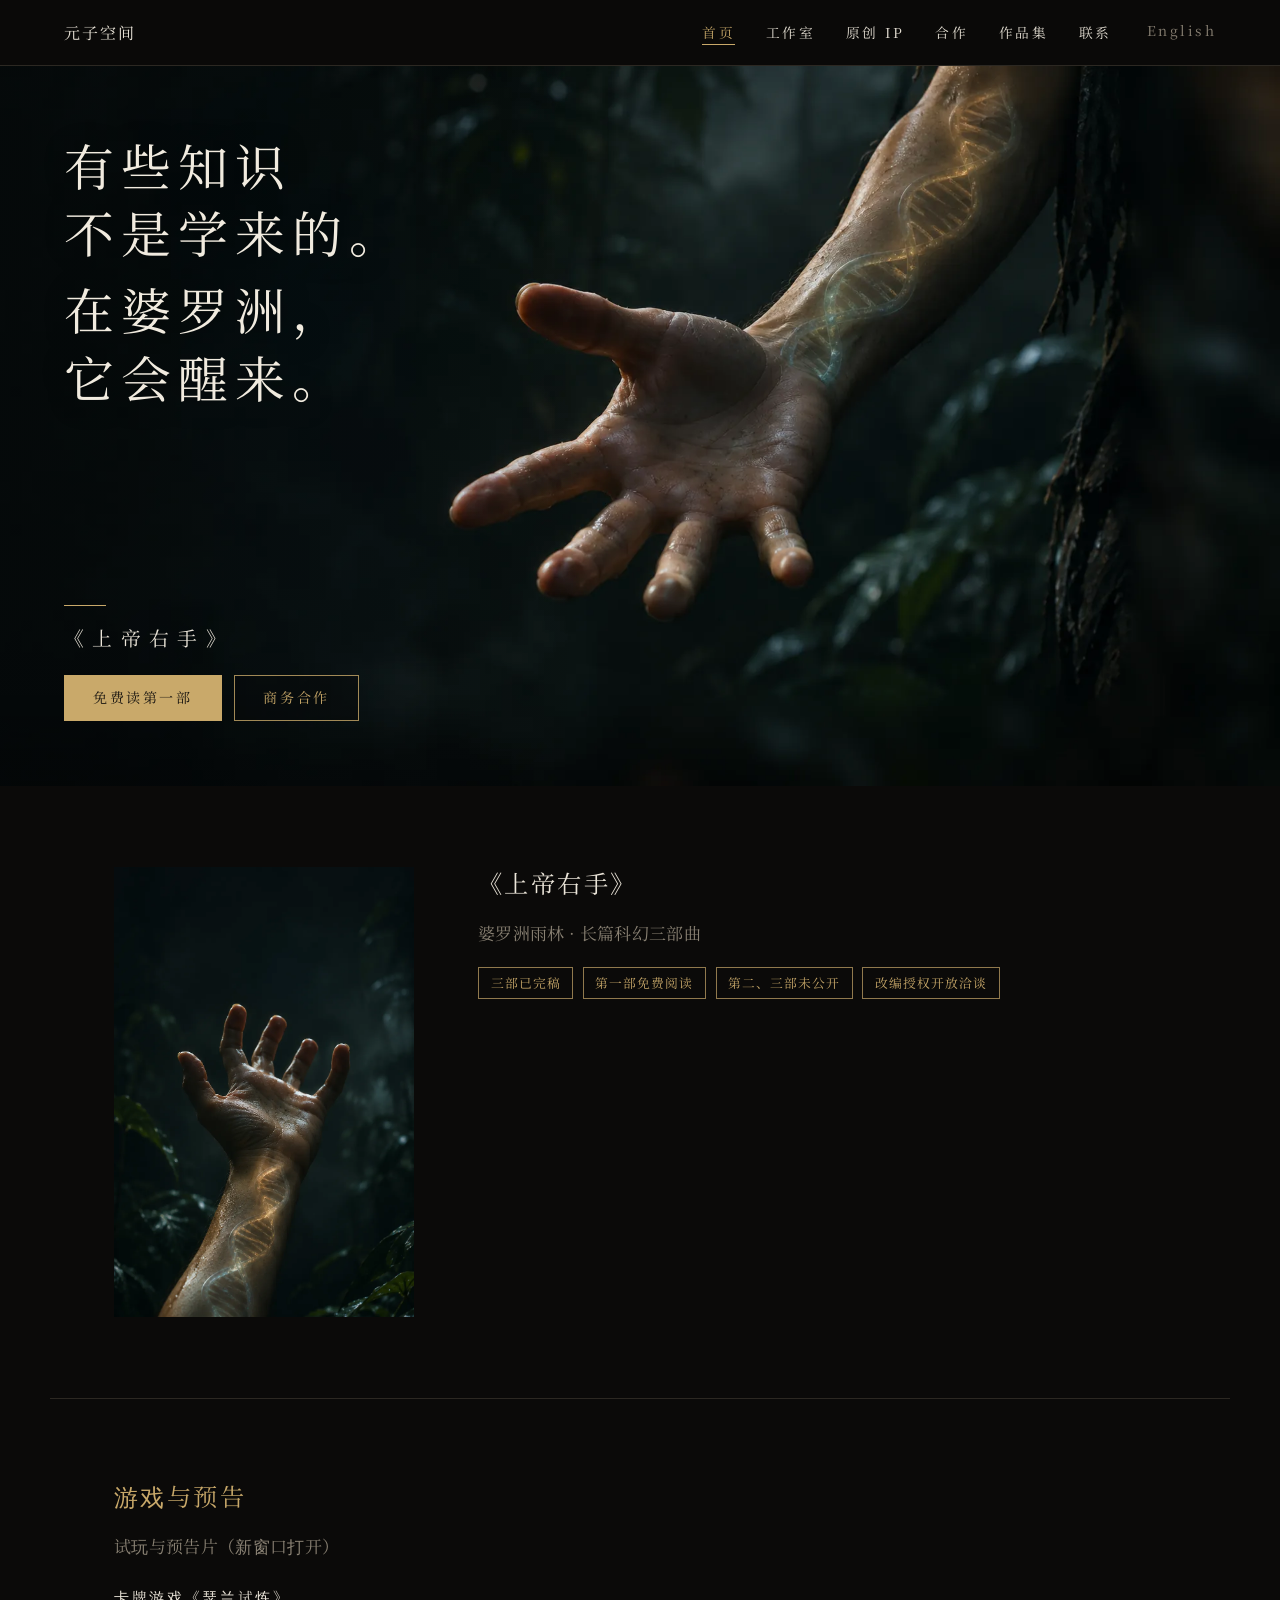
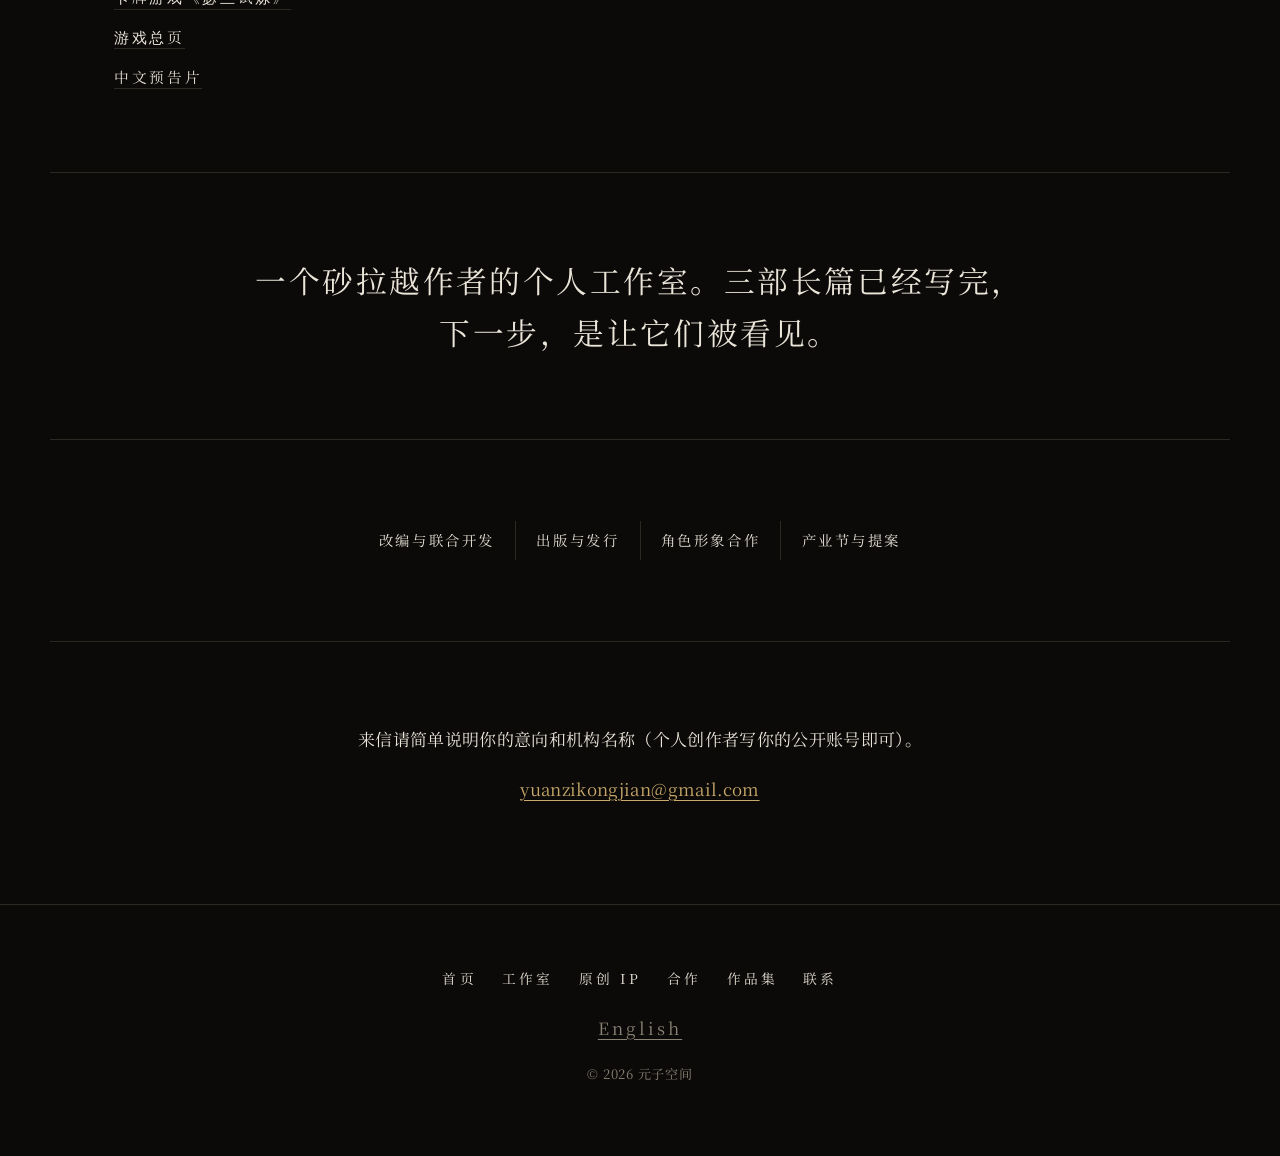
<file: index.html>
<!doctype html>
<html lang="zh-Hans">
<head>
<meta charset="utf-8">
<meta name="viewport" content="width=device-width, initial-scale=1">
<title>首页 · 元子空间</title>
<link rel="stylesheet" href="assets/style.css">
</head>
<body>
<header class="site-header">
  <a class="brand" href="index.html">元子空间</a>
  <button class="menu-btn" type="button" aria-expanded="false" aria-controls="site-nav">菜单</button>
  <a class="lang lang-bar" href="en/index.html" lang="en">English</a>
  <nav id="site-nav" class="site-nav" aria-label="主导航">
    <ul><li><a href="index.html" aria-current="page">首页</a></li><li><a href="studio/index.html">工作室</a></li><li><a href="originals/index.html">原创 IP</a></li><li><a href="collaborate/index.html">合作</a></li><li><a href="work/index.html">作品集</a></li><li><a href="contact/index.html">联系</a></li></ul>
    <a class="lang" href="en/index.html" lang="en">English</a>
  </nav>
</header>
<main>

<!-- 首页主视觉：右手终图（桌面 16:9 横版；窄屏/竖屏用 9:16 竖版），见 README -->
<section class="hero">
  <div class="hero-media">
    <picture>
      <source media="(max-width: 768px), (orientation: portrait)" srcset="assets/img/hero-right-hand-portrait.webp" type="image/webp">
      <source media="(max-width: 768px), (orientation: portrait)" srcset="assets/img/hero-right-hand-portrait.jpg" type="image/jpeg">
      <source srcset="assets/img/hero-right-hand.webp" type="image/webp">
      <img class="hero-img" src="assets/img/hero-right-hand.jpg" alt="AI 辅助制作的配图：暗色雨林中伸出的一只右手，前臂上有发光的螺旋纹" width="1920" height="1080">
    </picture>
    <!-- 视差图层：默认隐藏（无 JS / reduced-motion 时只显示上面的合成图）；assets/plx.js 加 class 后才显示。外层 .plx-layer 管滚动位移，内层 picture 管鼠标位移 -->
    <div class="plx" aria-hidden="true">
      <div class="plx-layer plx-bg"><picture class="plx-bg-m">
        <source media="(max-width: 768px), (orientation: portrait)" srcset="assets/img/plx-mobile-bg.webp" type="image/webp">
        <img src="assets/img/plx-desktop-bg.webp" alt="" width="1920" height="1080" loading="eager" decoding="async">
      </picture></div>
      <div class="plx-layer plx-hand"><picture class="plx-hand-m">
        <source media="(max-width: 768px), (orientation: portrait)" srcset="assets/img/plx-mobile-hand.webp" type="image/webp">
        <img src="assets/img/plx-desktop-hand.webp" alt="" width="1920" height="1080" loading="eager" decoding="async">
      </picture></div>
    </div>
  </div>
  <h1 class="tagline"><span class="s"><span class="p">有些知识</span><span class="p">不是学来的。</span></span><span class="s"><span class="p">在婆罗洲，</span><span class="p">它会醒来。</span></span></h1>
  <div class="hero-text">
    <p class="hero-title">《上帝右手》</p>
    <div class="btns">
      <a class="btn btn-solid" href="https://yuanzikongjian.blogspot.com/" target="_blank" rel="noopener noreferrer">免费读第一部</a>
      <a class="btn btn-line" href="collaborate/index.html">商务合作</a>
    </div>
  </div>
</section>
<section class="block">
  <article class="ip-card">
    <div class="cover"><img src="assets/img/hero-right-hand-portrait.webp" alt="暗色雨林中伸出的一只右手" width="941" height="1672"></div>
    <div>
      <h2><a href="originals/index.html">《上帝右手》</a></h2>
      <p class="muted">婆罗洲雨林 · 长篇科幻三部曲</p>
      <ul class="tags"><li>三部已完稿</li><li>第一部免费阅读</li><li>第二、三部未公开</li><li>改编授权开放洽谈</li></ul>
    </div>
  </article>
</section>
<section class="block related">
  <h2>游戏与预告</h2>
  <p class="muted">试玩与预告片（新窗口打开）</p>
  <ul class="related-links">
    <li><a href="https://yuanzikongjian-create.github.io/the-right-handed-god/" target="_blank" rel="noopener noreferrer">卡牌游戏《瑟兰试炼》</a></li>
    <li><a href="https://yuanzikongjian-create.github.io/the-right-handed-god/hub.html" target="_blank" rel="noopener noreferrer">游戏总页</a></li>
    <li><a href="https://yuanzikongjian-create.github.io/the-right-handed-god/media/trailer_zh.mp4" target="_blank" rel="noopener noreferrer">中文预告片</a></li>
  </ul>
</section>
<section class="block center">
  <p class="big"><a href="studio/index.html">一个砂拉越作者的个人工作室。三部长篇已经写完，下一步，是让它们被看见。</a></p>
</section>
<section class="block center">
  <a class="chips" href="collaborate/index.html"><span>改编与联合开发</span><span>出版与发行</span><span>角色形象合作</span><span>产业节与提案</span></a>
</section>
<section class="block contact-strip">
  <p>来信请简单说明你的意向和机构名称（个人创作者写你的公开账号即可）。</p>
  <p><a href="mailto:yuanzikongjian@gmail.com">yuanzikongjian@gmail.com</a></p>
</section>
</main>
<footer class="site-footer">
  <ul class="foot-nav"><li><a href="index.html" aria-current="page">首页</a></li><li><a href="studio/index.html">工作室</a></li><li><a href="originals/index.html">原创 IP</a></li><li><a href="collaborate/index.html">合作</a></li><li><a href="work/index.html">作品集</a></li><li><a href="contact/index.html">联系</a></li></ul>
  <p><a class="lang" href="en/index.html" lang="en">English</a></p>
  <p class="small">© 2026 元子空间</p>
</footer>
<script src="assets/nav.js"></script>
<script src="assets/plx.js"></script>
<script data-goatcounter="https://yuanzistudio.goatcounter.com/count" async src="//gc.zgo.at/count.js"></script>
</body>
</html>
</file>
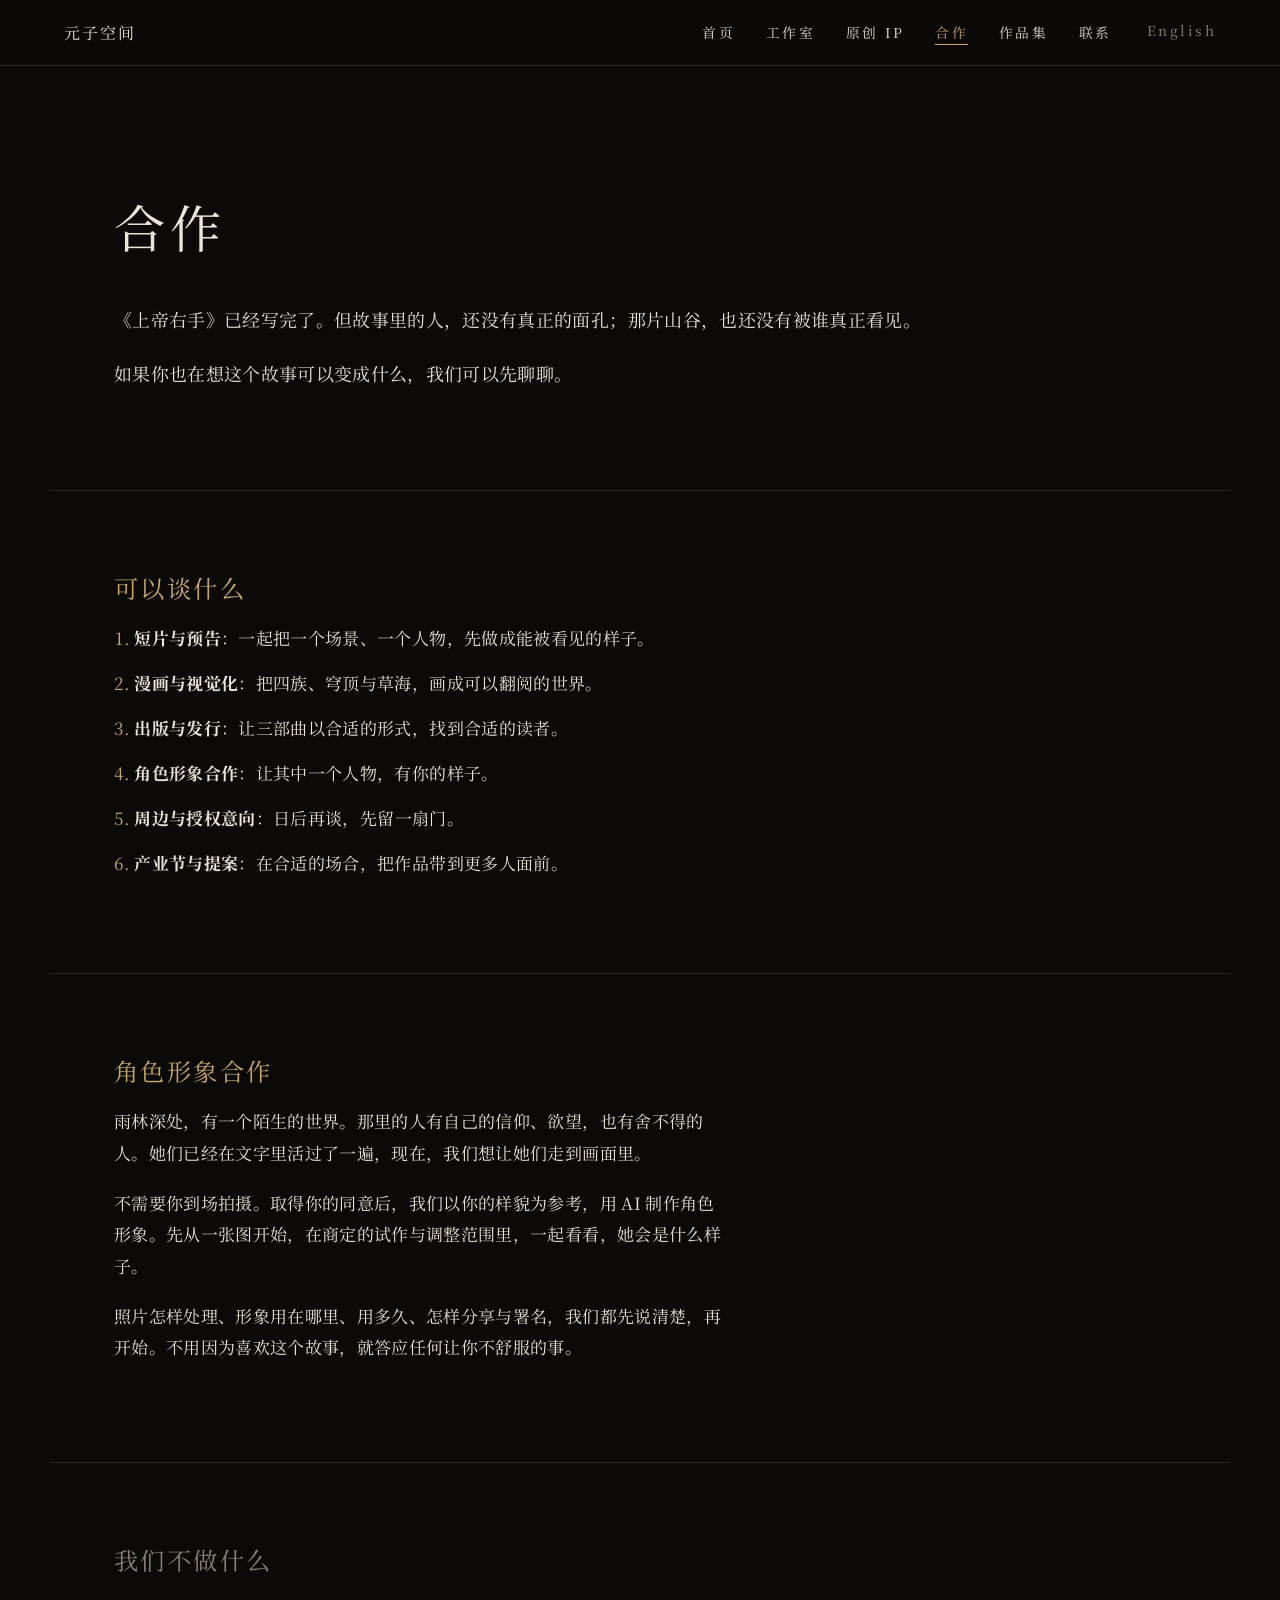
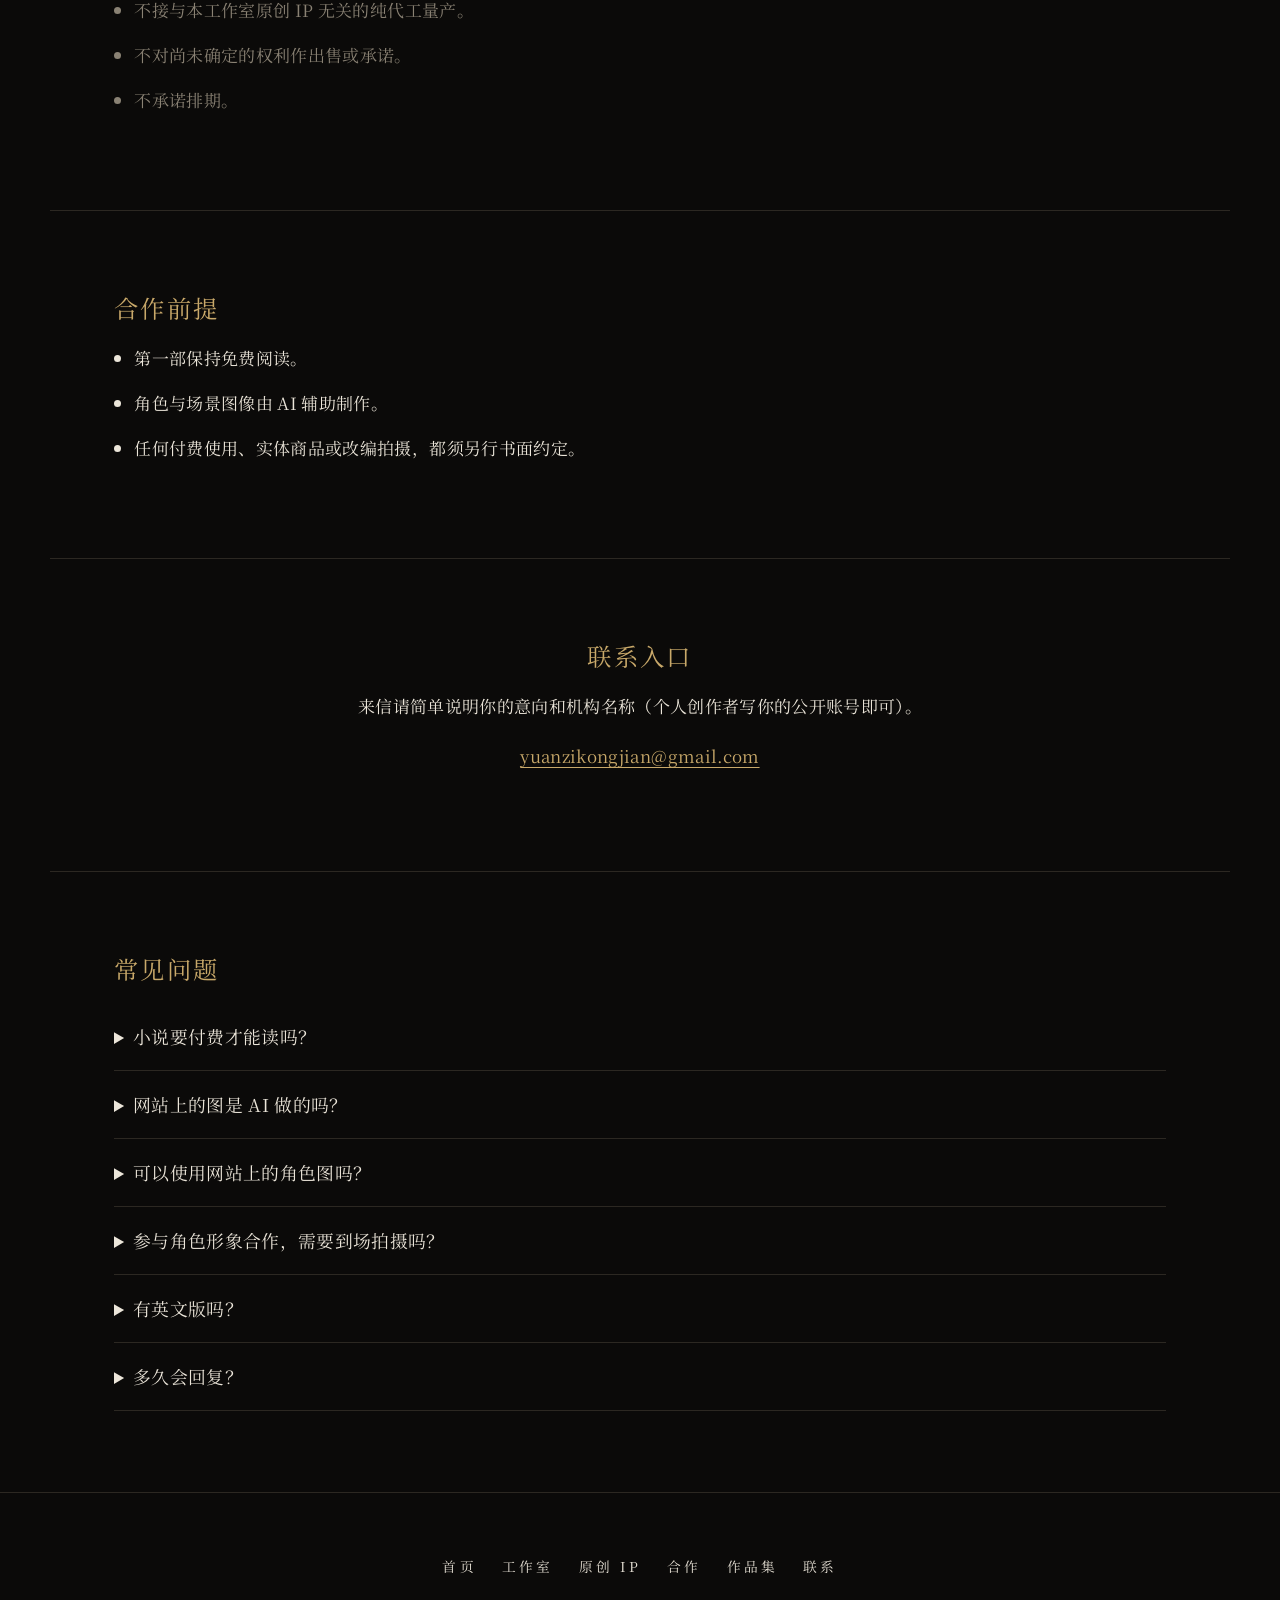
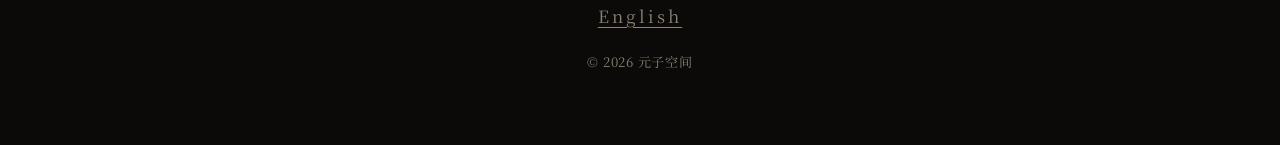
<file: collaborate/index.html>
<!doctype html>
<html lang="zh-Hans">
<head>
<meta charset="utf-8">
<meta name="viewport" content="width=device-width, initial-scale=1">
<title>合作 · 元子空间</title>
<link rel="stylesheet" href="../assets/style.css">
</head>
<body>
<header class="site-header">
  <a class="brand" href="../index.html">元子空间</a>
  <button class="menu-btn" type="button" aria-expanded="false" aria-controls="site-nav">菜单</button>
  <a class="lang lang-bar" href="../en/collaborate/index.html" lang="en">English</a>
  <nav id="site-nav" class="site-nav" aria-label="主导航">
    <ul><li><a href="../index.html">首页</a></li><li><a href="../studio/index.html">工作室</a></li><li><a href="../originals/index.html">原创 IP</a></li><li><a href="../collaborate/index.html" aria-current="page">合作</a></li><li><a href="../work/index.html">作品集</a></li><li><a href="../contact/index.html">联系</a></li></ul>
    <a class="lang" href="../en/collaborate/index.html" lang="en">English</a>
  </nav>
</header>
<main>

<section class="block page-head">
  <h1>合作</h1>
  <p class="lead">《上帝右手》已经写完了。但故事里的人，还没有真正的面孔；那片山谷，也还没有被谁真正看见。</p>
  <p class="lead">如果你也在想这个故事可以变成什么，我们可以先聊聊。</p>
</section>
<section class="block"><h2>可以谈什么</h2><ol class="list numbered"><li><b>短片与预告</b>：一起把一个场景、一个人物，先做成能被看见的样子。</li><li><b>漫画与视觉化</b>：把四族、穹顶与草海，画成可以翻阅的世界。</li><li><b>出版与发行</b>：让三部曲以合适的形式，找到合适的读者。</li><li><b>角色形象合作</b>：让其中一个人物，有你的样子。</li><li><b>周边与授权意向</b>：日后再谈，先留一扇门。</li><li><b>产业节与提案</b>：在合适的场合，把作品带到更多人面前。</li></ol></section>
<section class="block prose">
  <h2>角色形象合作</h2>
  <p>雨林深处，有一个陌生的世界。那里的人有自己的信仰、欲望，也有舍不得的人。她们已经在文字里活过了一遍，现在，我们想让她们走到画面里。</p>
  <p>不需要你到场拍摄。取得你的同意后，我们以你的样貌为参考，用 AI 制作角色形象。先从一张图开始，在商定的试作与调整范围里，一起看看，她会是什么样子。</p>
  <p>照片怎样处理、形象用在哪里、用多久、怎样分享与署名，我们都先说清楚，再开始。不用因为喜欢这个故事，就答应任何让你不舒服的事。</p>
</section>
<section class="block dim"><h2>我们不做什么</h2><ul class="list">
  <li>不接与本工作室原创 IP 无关的纯代工量产。</li><li>不对尚未确定的权利作出售或承诺。</li><li>不承诺排期。</li></ul></section>
<section class="block"><h2>合作前提</h2><ul class="list">
  <li>第一部保持免费阅读。</li>
  <li>角色与场景图像由 AI 辅助制作。</li>
  <li>任何付费使用、实体商品或改编拍摄，都须另行书面约定。</li></ul></section>
<section class="block contact-strip">
  <h2>联系入口</h2>
  <p>来信请简单说明你的意向和机构名称（个人创作者写你的公开账号即可）。</p>
  <p><a href="mailto:yuanzikongjian@gmail.com">yuanzikongjian@gmail.com</a></p>
</section>
<section class="block faq"><h2>常见问题</h2><details><summary>小说要付费才能读吗？</summary><p>第一部在作者博客「元子空间」免费阅读。第二、三部已经写完，暂未公开。</p></details><details><summary>网站上的图是 AI 做的吗？</summary><p>小说文字为作者原创。角色与场景图像由 AI 辅助制作。</p></details><details><summary>可以使用网站上的角色图吗？</summary><p>未经书面同意，请不要用于商业用途。如有需要，请来信说明，具体安排另行书面约定。</p></details><details><summary>参与角色形象合作，需要到场拍摄吗？</summary><p>不需要。取得你的同意后，我们以你提供的样貌参考制作形象；照片怎样处理、用在哪里、用多久，开始前都会先说清楚。</p></details><details><summary>有英文版吗？</summary><p>英文版即将推出</p></details><details><summary>多久会回复？</summary><p>一周内回复。</p></details></section>
</main>
<footer class="site-footer">
  <ul class="foot-nav"><li><a href="../index.html">首页</a></li><li><a href="../studio/index.html">工作室</a></li><li><a href="../originals/index.html">原创 IP</a></li><li><a href="../collaborate/index.html" aria-current="page">合作</a></li><li><a href="../work/index.html">作品集</a></li><li><a href="../contact/index.html">联系</a></li></ul>
  <p><a class="lang" href="../en/collaborate/index.html" lang="en">English</a></p>
  <p class="small">© 2026 元子空间</p>
</footer>
<script src="../assets/nav.js"></script>
<script data-goatcounter="https://yuanzistudio.goatcounter.com/count" async src="//gc.zgo.at/count.js"></script>
</body>
</html>
</file>
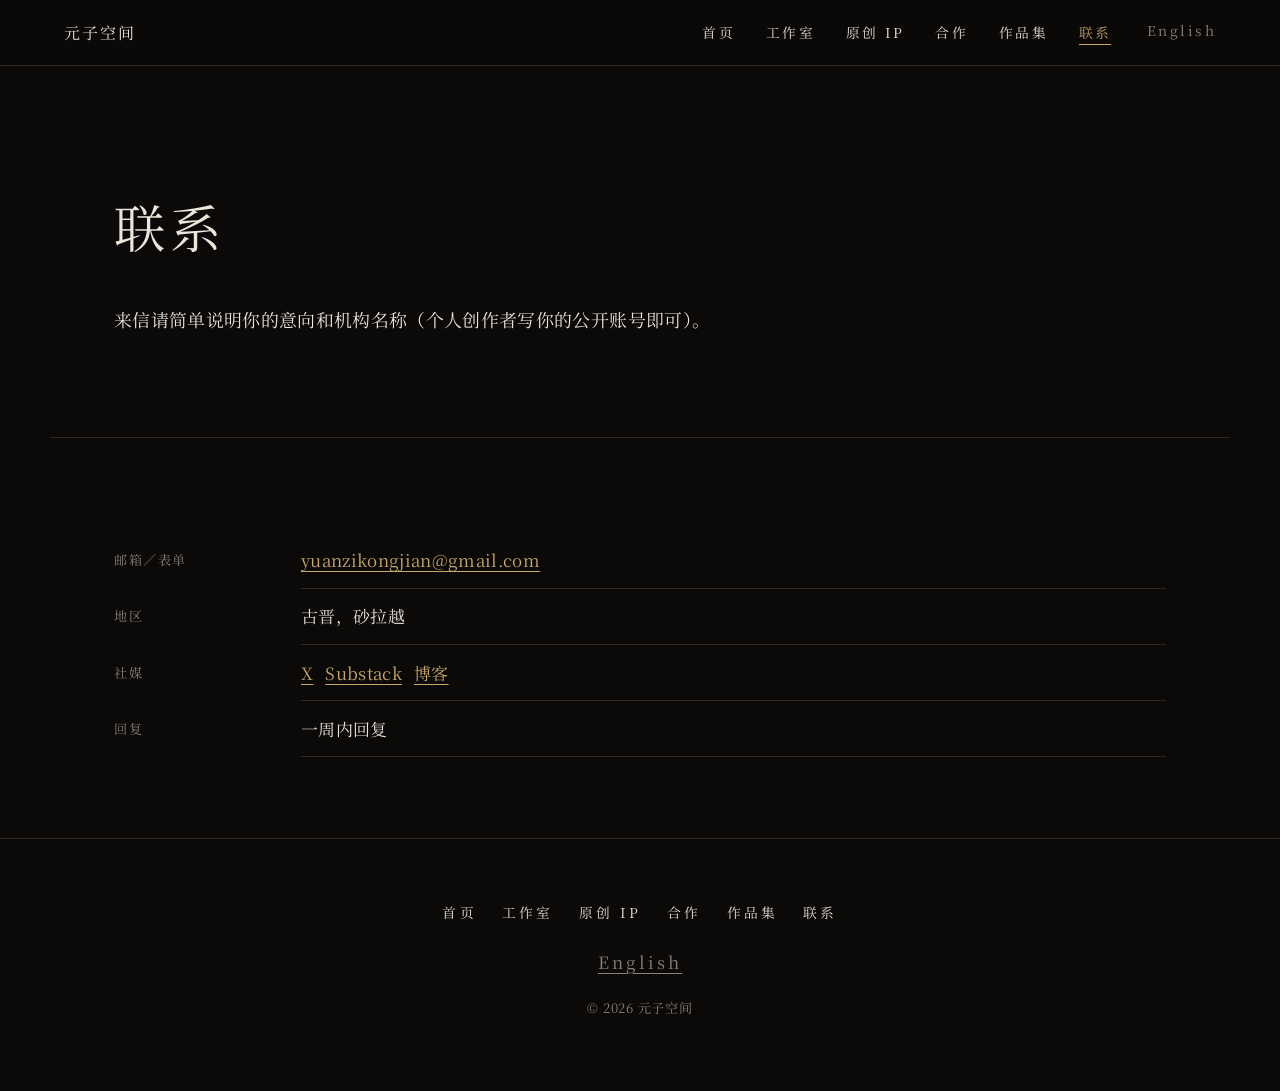
<file: contact/index.html>
<!doctype html>
<html lang="zh-Hans">
<head>
<meta charset="utf-8">
<meta name="viewport" content="width=device-width, initial-scale=1">
<title>联系 · 元子空间</title>
<link rel="stylesheet" href="../assets/style.css">
</head>
<body>
<header class="site-header">
  <a class="brand" href="../index.html">元子空间</a>
  <button class="menu-btn" type="button" aria-expanded="false" aria-controls="site-nav">菜单</button>
  <a class="lang lang-bar" href="../en/contact/index.html" lang="en">English</a>
  <nav id="site-nav" class="site-nav" aria-label="主导航">
    <ul><li><a href="../index.html">首页</a></li><li><a href="../studio/index.html">工作室</a></li><li><a href="../originals/index.html">原创 IP</a></li><li><a href="../collaborate/index.html">合作</a></li><li><a href="../work/index.html">作品集</a></li><li><a href="../contact/index.html" aria-current="page">联系</a></li></ul>
    <a class="lang" href="../en/contact/index.html" lang="en">English</a>
  </nav>
</header>
<main>

<section class="block page-head"><h1>联系</h1>
  <p class="lead">来信请简单说明你的意向和机构名称（个人创作者写你的公开账号即可）。</p></section>
<section class="block">
  <dl class="spec">
    <dt>邮箱／表单</dt><dd><a href="mailto:yuanzikongjian@gmail.com">yuanzikongjian@gmail.com</a></dd>
    <dt>地区</dt><dd>古晋，砂拉越</dd>
    <dt>社媒</dt><dd class="social-links"><a href="https://x.com/Horaceyuan" target="_blank" rel="noopener noreferrer">X</a><a href="https://yuanzikongjian.substack.com/" target="_blank" rel="noopener noreferrer">Substack</a><a href="https://yuanzikongjian.blogspot.com/" target="_blank" rel="noopener noreferrer">博客</a></dd>
    <dt>回复</dt><dd>一周内回复</dd>
  </dl>
</section>
</main>
<footer class="site-footer">
  <ul class="foot-nav"><li><a href="../index.html">首页</a></li><li><a href="../studio/index.html">工作室</a></li><li><a href="../originals/index.html">原创 IP</a></li><li><a href="../collaborate/index.html">合作</a></li><li><a href="../work/index.html">作品集</a></li><li><a href="../contact/index.html" aria-current="page">联系</a></li></ul>
  <p><a class="lang" href="../en/contact/index.html" lang="en">English</a></p>
  <p class="small">© 2026 元子空间</p>
</footer>
<script src="../assets/nav.js"></script>
<script data-goatcounter="https://yuanzistudio.goatcounter.com/count" async src="//gc.zgo.at/count.js"></script>
</body>
</html>
</file>
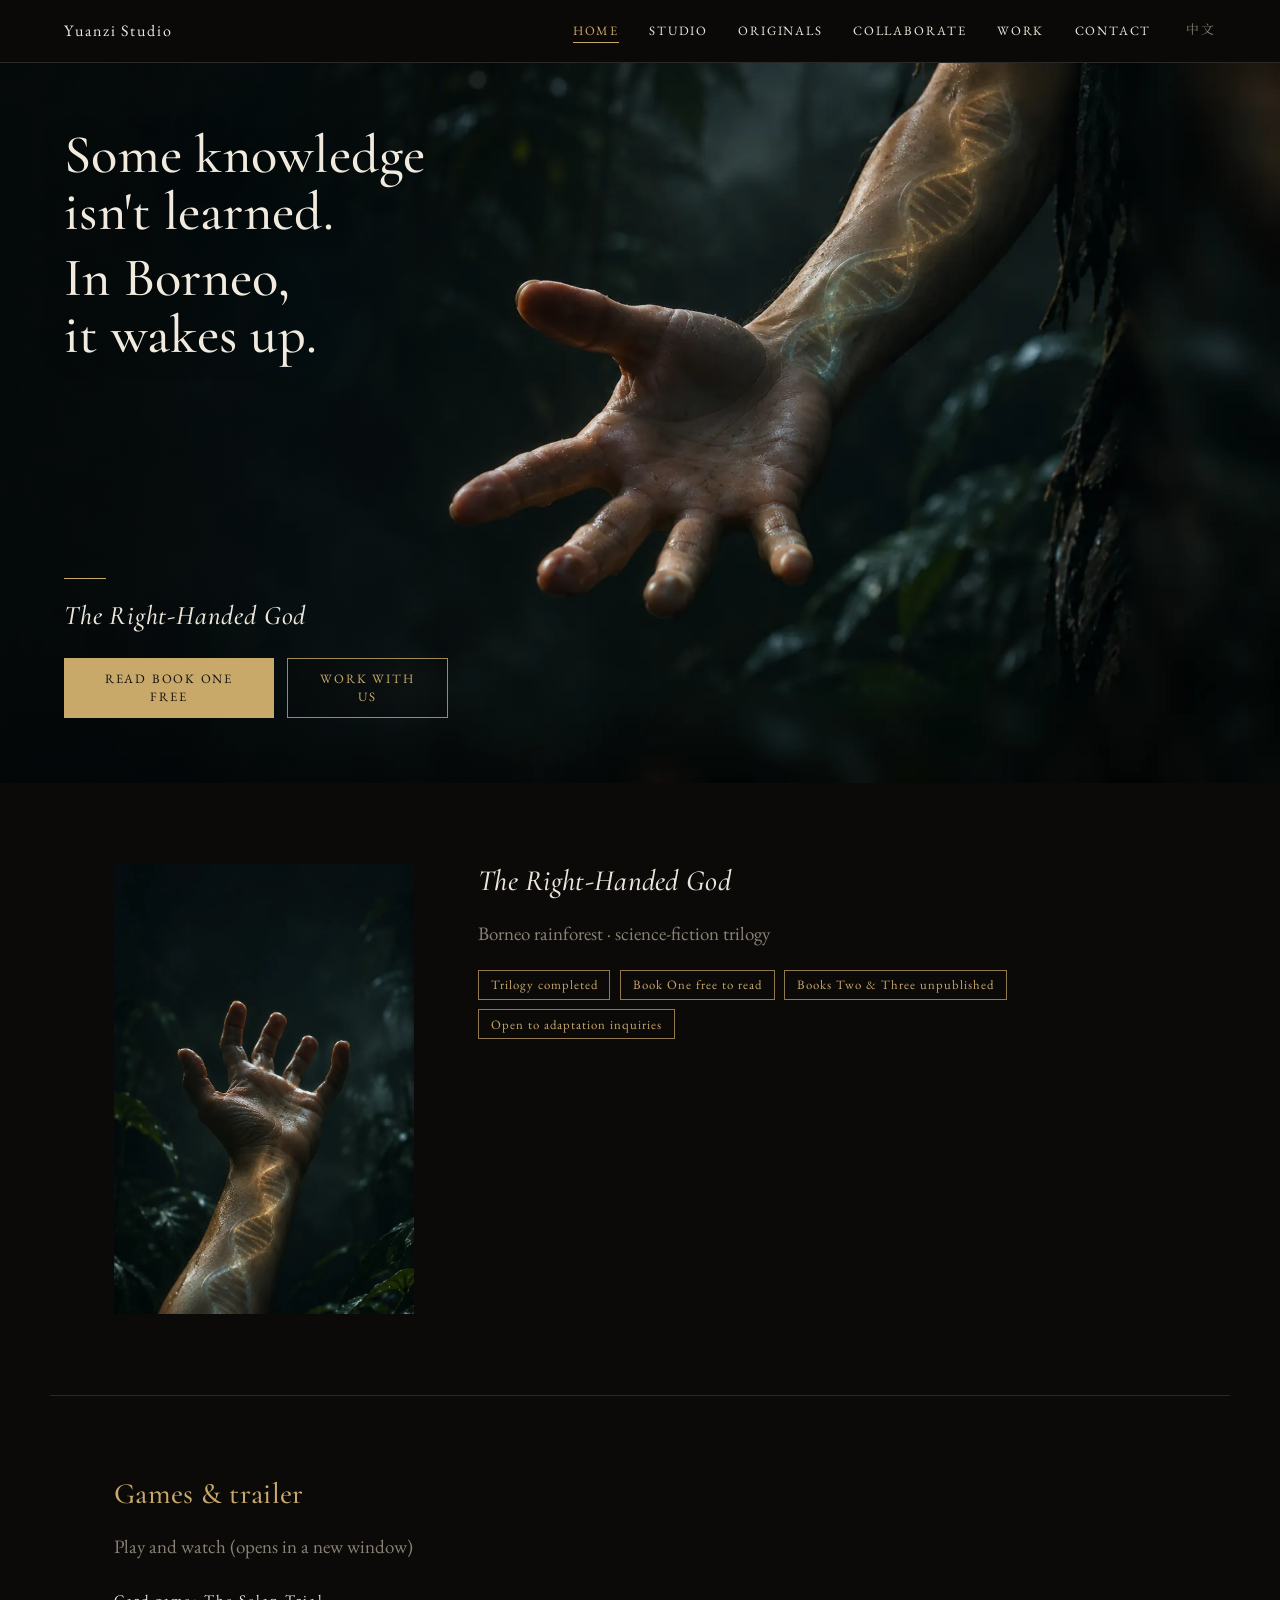
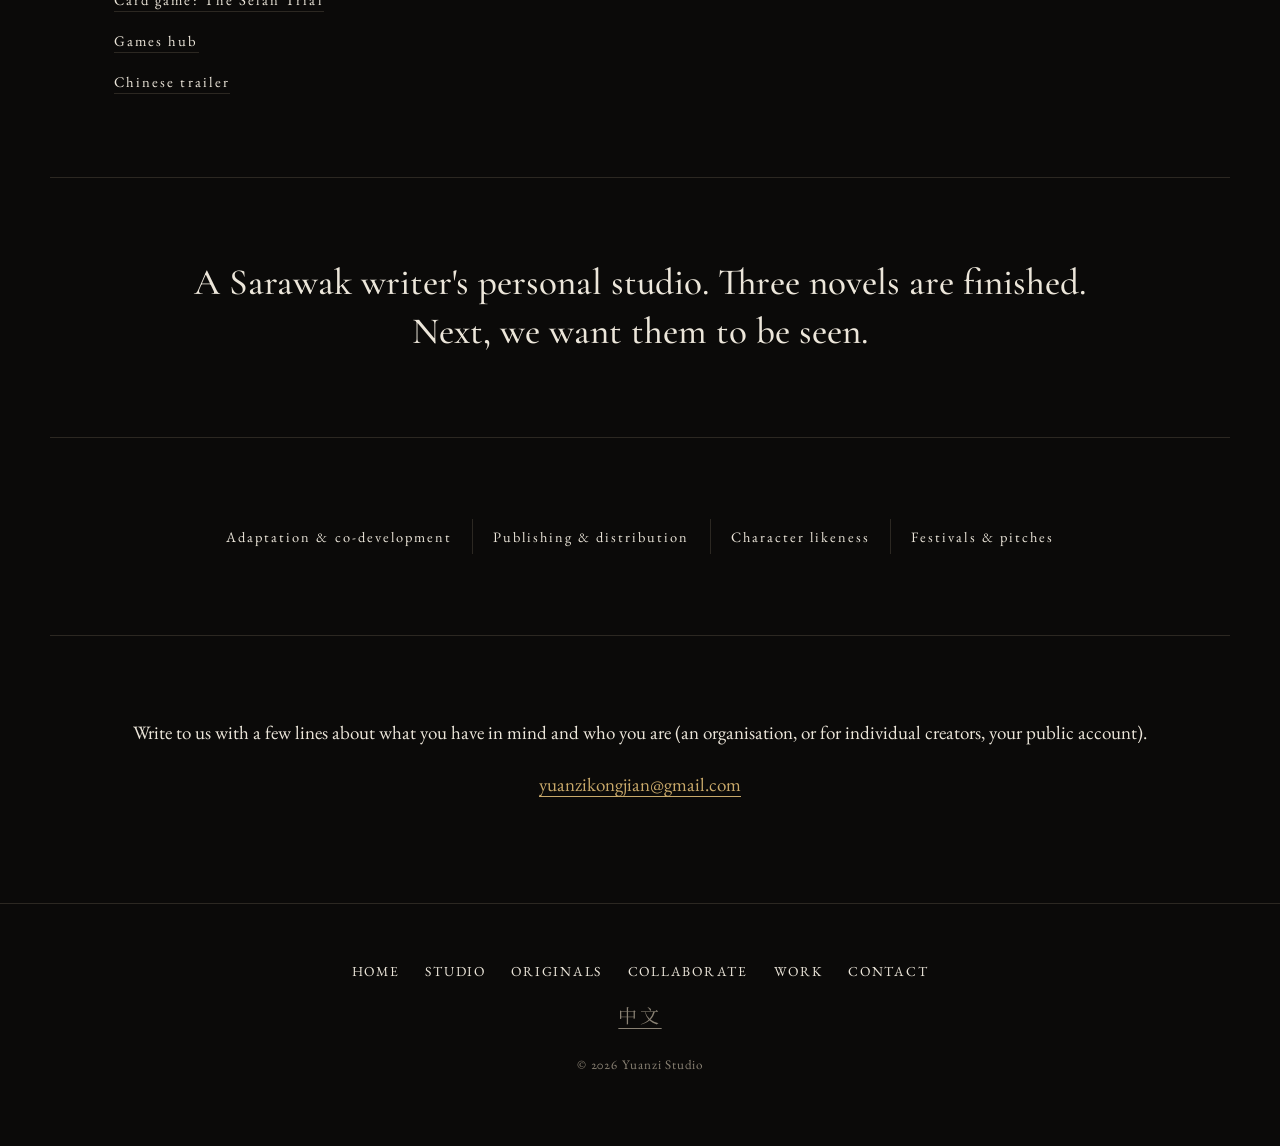
<file: en/index.html>
<!doctype html>
<html lang="en">
<head>
<meta charset="utf-8">
<meta name="viewport" content="width=device-width, initial-scale=1">
<title>Home · Yuanzi Studio</title>
<link rel="stylesheet" href="../assets/style.css">
</head>
<body>
<header class="site-header">
  <a class="brand" href="../en/index.html">Yuanzi Studio</a>
  <button class="menu-btn" type="button" aria-expanded="false" aria-controls="site-nav">Menu</button>
  <a class="lang lang-bar" href="../index.html" lang="zh-Hans">中文</a>
  <nav id="site-nav" class="site-nav" aria-label="Main">
    <ul><li><a href="../en/index.html" aria-current="page">Home</a></li><li><a href="../en/studio/index.html">Studio</a></li><li><a href="../en/originals/index.html">Originals</a></li><li><a href="../en/collaborate/index.html">Collaborate</a></li><li><a href="../en/work/index.html">Work</a></li><li><a href="../en/contact/index.html">Contact</a></li></ul>
    <a class="lang" href="../index.html" lang="zh-Hans">中文</a>
  </nav>
</header>
<main>

<!-- Key visual: final right-hand image (16:9 landscape on desktop; 9:16 portrait on narrow/portrait screens), see README -->
<section class="hero">
  <div class="hero-media">
    <picture>
      <source media="(max-width: 768px), (orientation: portrait)" srcset="../assets/img/hero-right-hand-portrait.webp" type="image/webp">
      <source media="(max-width: 768px), (orientation: portrait)" srcset="../assets/img/hero-right-hand-portrait.jpg" type="image/jpeg">
      <source srcset="../assets/img/hero-right-hand.webp" type="image/webp">
      <img class="hero-img" src="../assets/img/hero-right-hand.jpg" alt="AI-assisted image: a right hand reaching out of a dark rainforest, a glowing spiral along the forearm" width="1920" height="1080">
    </picture>
    <!-- 视差图层：默认隐藏（无 JS / reduced-motion 时只显示上面的合成图）；assets/plx.js 加 class 后才显示。外层 .plx-layer 管滚动位移，内层 picture 管鼠标位移 -->
    <div class="plx" aria-hidden="true">
      <div class="plx-layer plx-bg"><picture class="plx-bg-m">
        <source media="(max-width: 768px), (orientation: portrait)" srcset="../assets/img/plx-mobile-bg.webp" type="image/webp">
        <img src="../assets/img/plx-desktop-bg.webp" alt="" width="1920" height="1080" loading="eager" decoding="async">
      </picture></div>
      <div class="plx-layer plx-hand"><picture class="plx-hand-m">
        <source media="(max-width: 768px), (orientation: portrait)" srcset="../assets/img/plx-mobile-hand.webp" type="image/webp">
        <img src="../assets/img/plx-desktop-hand.webp" alt="" width="1920" height="1080" loading="eager" decoding="async">
      </picture></div>
    </div>
  </div>
  <h1 class="tagline"><span class="s"><span class="p">Some knowledge</span> <span class="p">isn't learned.</span></span> <span class="s"><span class="p">In Borneo,</span> <span class="p">it wakes up.</span></span></h1>
  <div class="hero-text">
    <p class="hero-title"><i>The Right-Handed God</i></p>
    <div class="btns">
      <a class="btn btn-solid" href="https://yuanzikongjian.blogspot.com/" target="_blank" rel="noopener noreferrer">Read Book One Free</a>
      <a class="btn btn-line" href="collaborate/index.html">Work With Us</a>
    </div>
  </div>
</section>
<section class="block">
  <article class="ip-card">
    <div class="cover"><img src="../assets/img/hero-right-hand-portrait.webp" alt="A right hand reaching out of a dark rainforest" width="941" height="1672"></div>
    <div>
      <h2><a href="originals/index.html"><i>The Right-Handed God</i></a></h2>
      <p class="muted">Borneo rainforest · science-fiction trilogy</p>
      <ul class="tags"><li>Trilogy completed</li><li>Book One free to read</li><li>Books Two &amp; Three unpublished</li><li>Open to adaptation inquiries</li></ul>
    </div>
  </article>
</section>
<section class="block related">
  <h2>Games &amp; trailer</h2>
  <p class="muted">Play and watch (opens in a new window)</p>
  <ul class="related-links">
    <li><a href="https://yuanzikongjian-create.github.io/the-right-handed-god/" target="_blank" rel="noopener noreferrer">Card game: The Selan Trial</a></li>
    <li><a href="https://yuanzikongjian-create.github.io/the-right-handed-god/hub.html" target="_blank" rel="noopener noreferrer">Games hub</a></li>
    <li><a href="https://yuanzikongjian-create.github.io/the-right-handed-god/media/trailer_zh.mp4" target="_blank" rel="noopener noreferrer">Chinese trailer</a></li>
  </ul>
</section>
<section class="block center">
  <p class="big"><a href="studio/index.html">A Sarawak writer's personal studio. Three novels are finished. Next, we want them to be seen.</a></p>
</section>
<section class="block center">
  <a class="chips" href="collaborate/index.html"><span>Adaptation &amp; co-development</span><span>Publishing &amp; distribution</span><span>Character likeness</span><span>Festivals &amp; pitches</span></a>
</section>
<section class="block contact-strip">
  <p>Write to us with a few lines about what you have in mind and who you are (an organisation, or for individual creators, your public account).</p>
  <p><a href="mailto:yuanzikongjian@gmail.com">yuanzikongjian@gmail.com</a></p>
</section>
</main>
<footer class="site-footer">
  <ul class="foot-nav"><li><a href="../en/index.html" aria-current="page">Home</a></li><li><a href="../en/studio/index.html">Studio</a></li><li><a href="../en/originals/index.html">Originals</a></li><li><a href="../en/collaborate/index.html">Collaborate</a></li><li><a href="../en/work/index.html">Work</a></li><li><a href="../en/contact/index.html">Contact</a></li></ul>
  <p><a class="lang" href="../index.html" lang="zh-Hans">中文</a></p>
  <p class="small">© 2026 Yuanzi Studio</p>
</footer>
<script src="../assets/nav.js"></script>
<script src="../assets/plx.js"></script>
<script data-goatcounter="https://yuanzistudio.goatcounter.com/count" async src="//gc.zgo.at/count.js"></script>
</body>
</html>
</file>
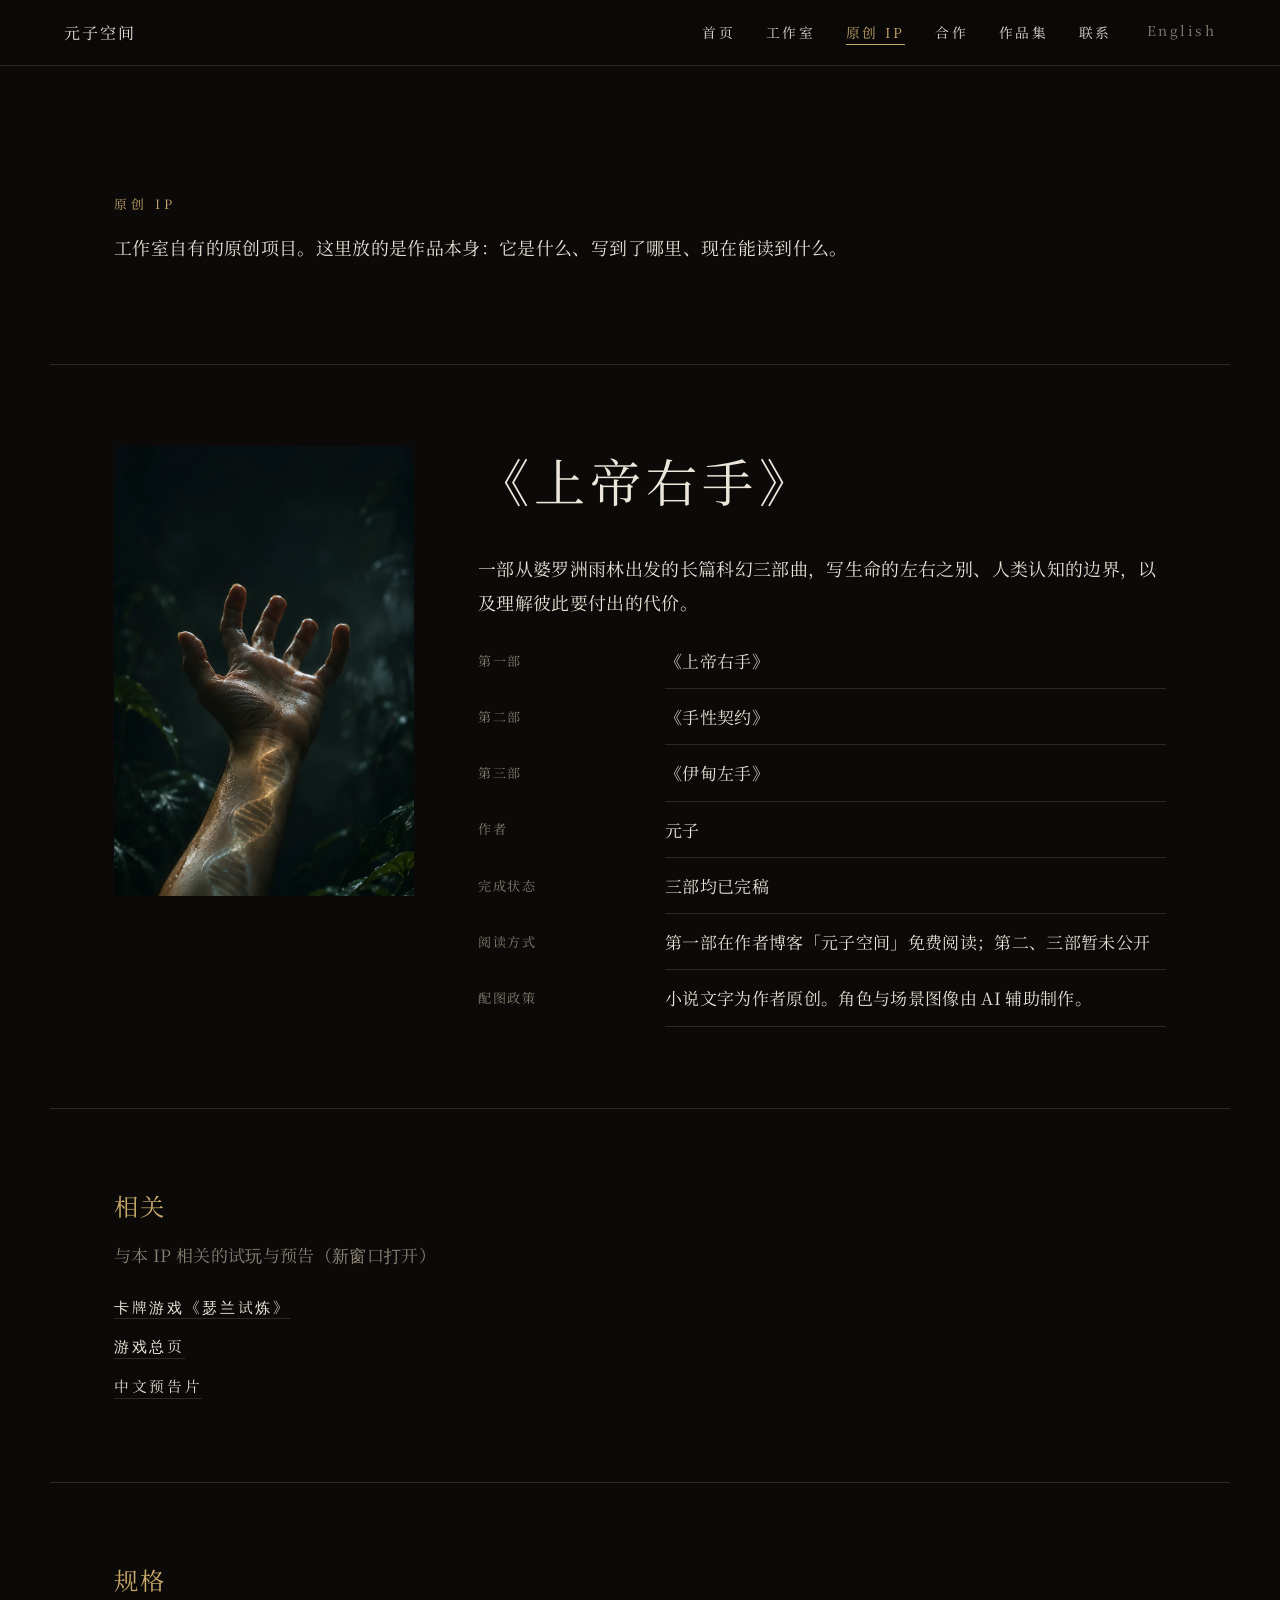
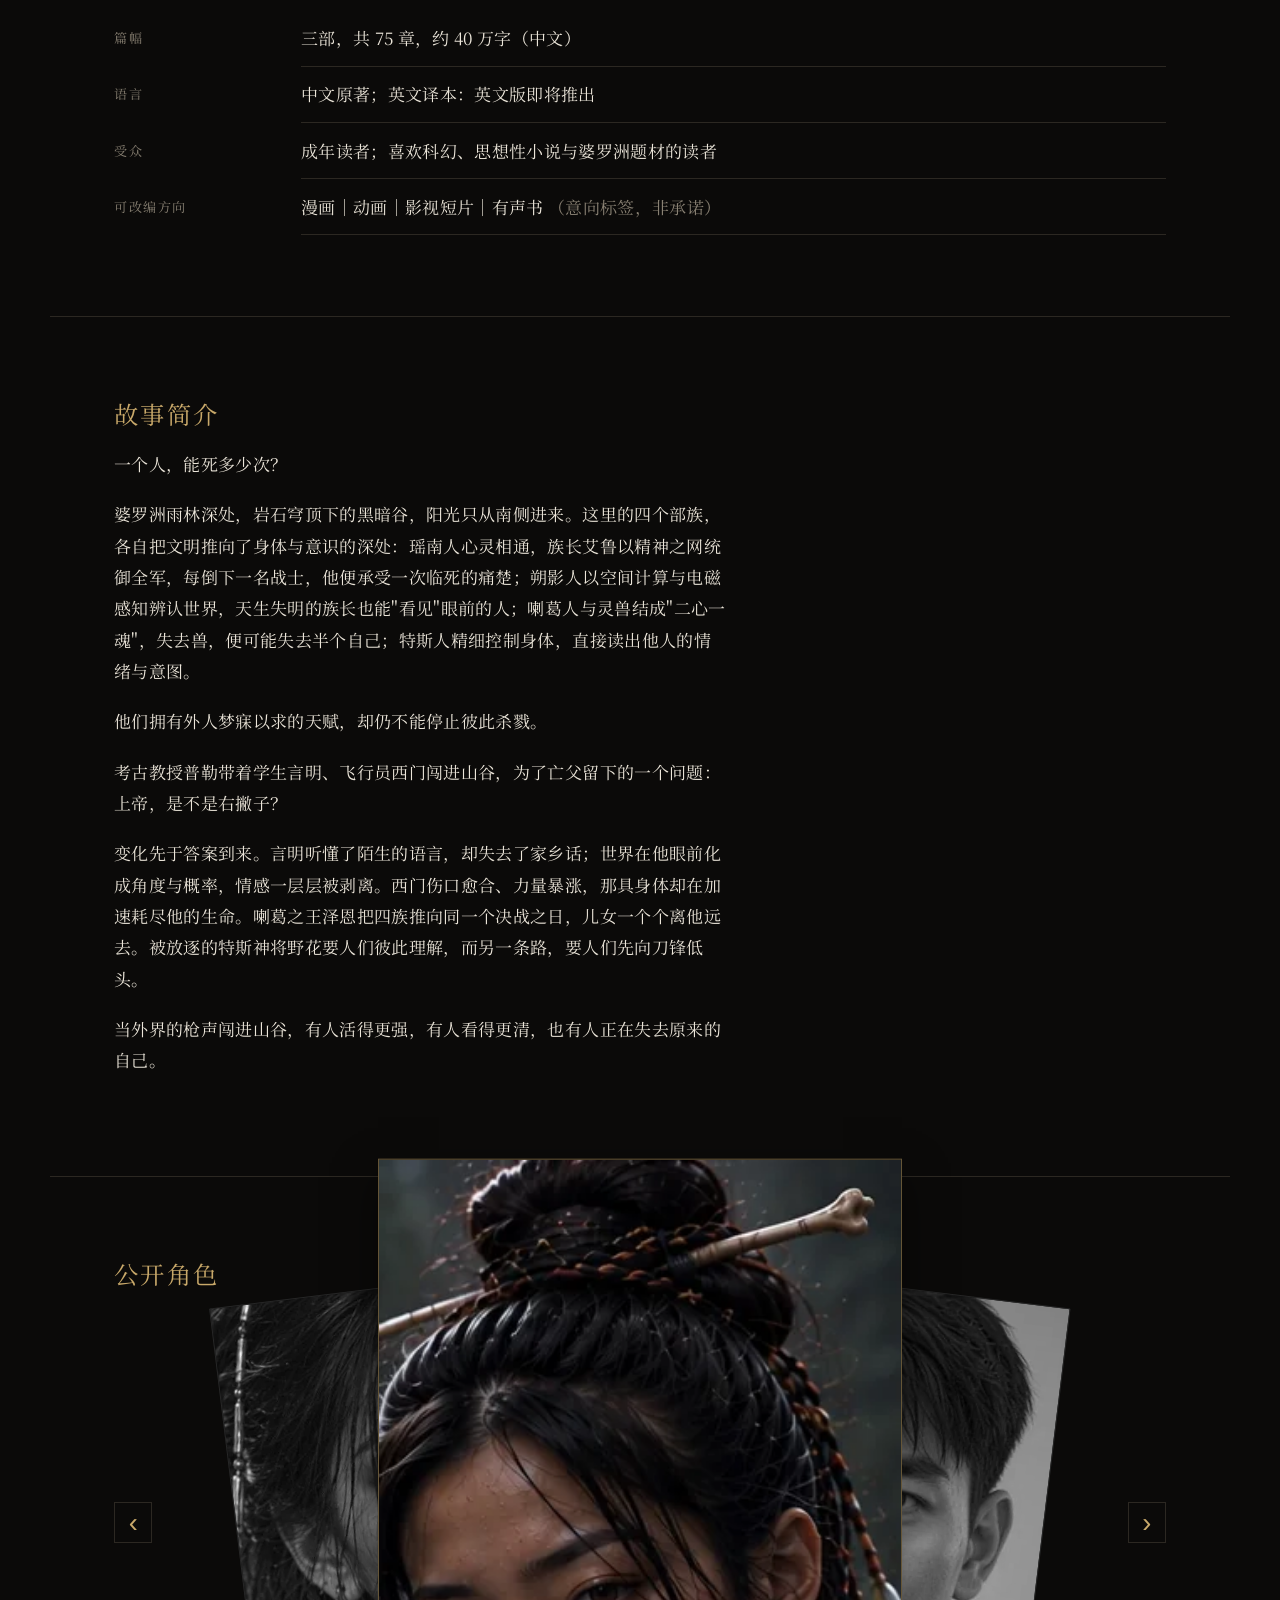
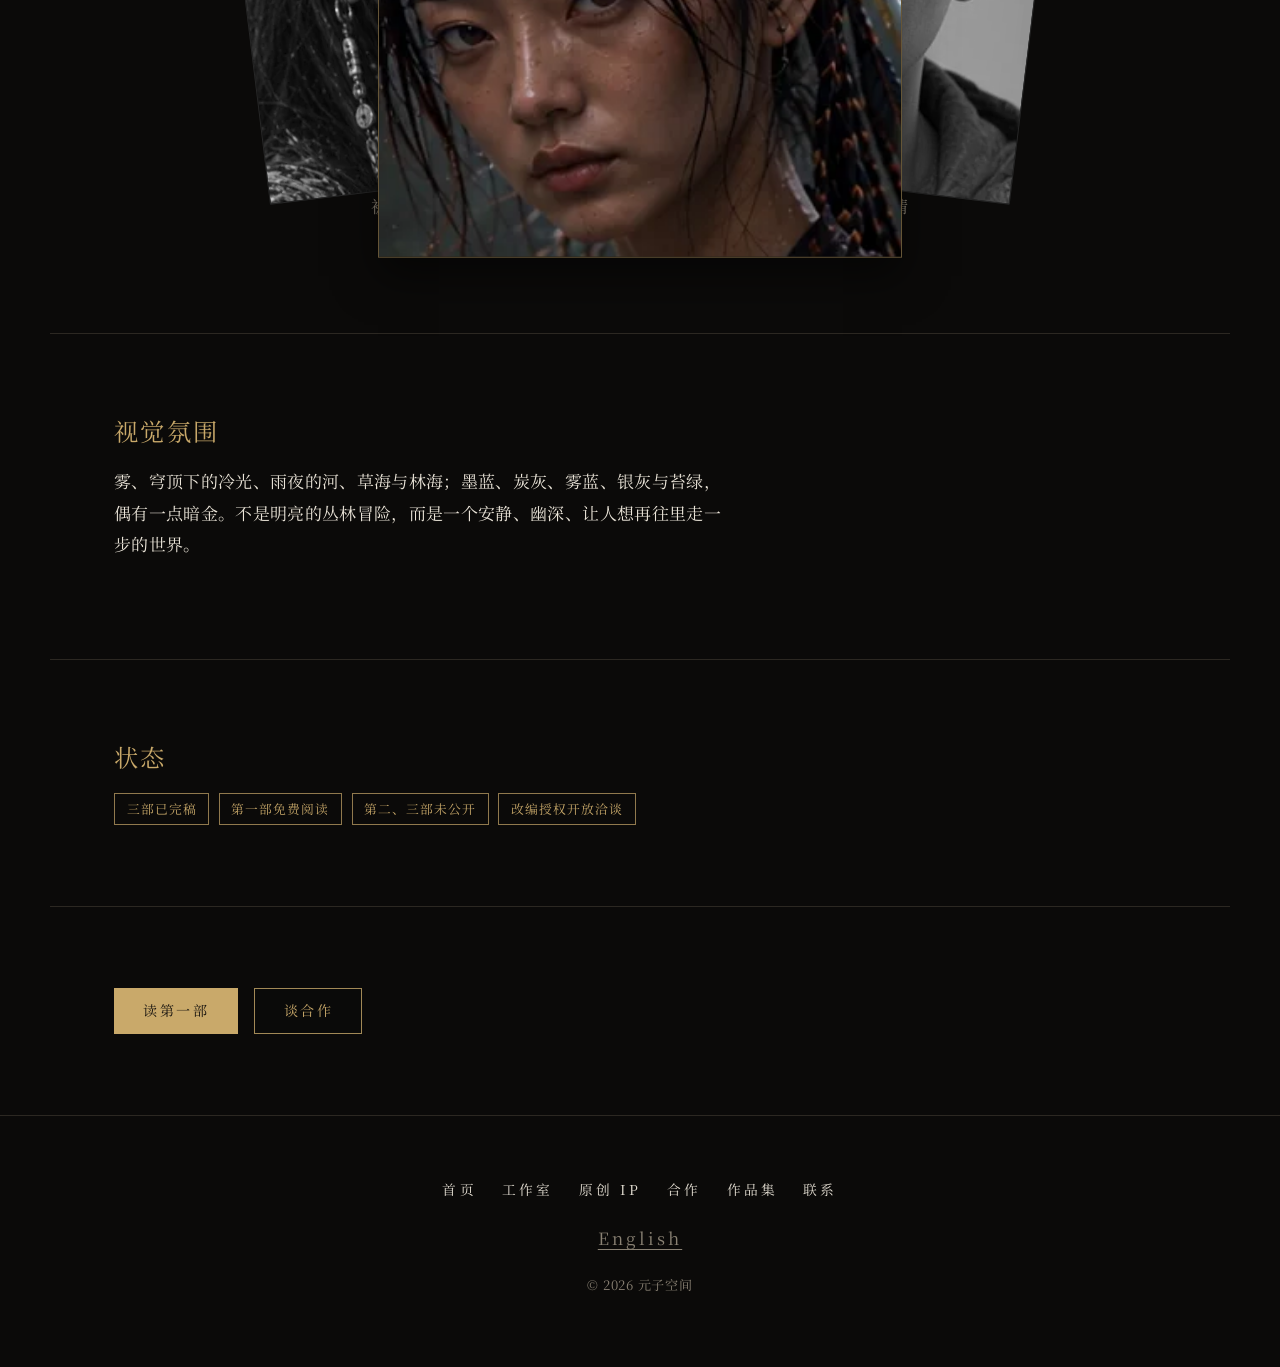
<file: originals/index.html>
<!doctype html>
<html lang="zh-Hans">
<head>
<meta charset="utf-8">
<meta name="viewport" content="width=device-width, initial-scale=1">
<title>原创 IP · 元子空间</title>
<link rel="stylesheet" href="../assets/style.css">
</head>
<body>
<header class="site-header">
  <a class="brand" href="../index.html">元子空间</a>
  <button class="menu-btn" type="button" aria-expanded="false" aria-controls="site-nav">菜单</button>
  <a class="lang lang-bar" href="../en/originals/index.html" lang="en">English</a>
  <nav id="site-nav" class="site-nav" aria-label="主导航">
    <ul><li><a href="../index.html">首页</a></li><li><a href="../studio/index.html">工作室</a></li><li><a href="../originals/index.html" aria-current="page">原创 IP</a></li><li><a href="../collaborate/index.html">合作</a></li><li><a href="../work/index.html">作品集</a></li><li><a href="../contact/index.html">联系</a></li></ul>
    <a class="lang" href="../en/originals/index.html" lang="en">English</a>
  </nav>
</header>
<main>

<section class="block page-head">
  <p class="eyebrow">原创 IP</p>
  <p class="lead">工作室自有的原创项目。这里放的是作品本身：它是什么、写到了哪里、现在能读到什么。</p>
</section>
<section class="block ip-card">
  <div class="cover"><img src="../assets/img/hero-right-hand-portrait.webp" alt="暗色雨林中伸出的一只右手" width="941" height="1672"></div>
  <div>
    <h1>《上帝右手》</h1>
    <p class="lead">一部从婆罗洲雨林出发的长篇科幻三部曲，写生命的左右之别、人类认知的边界，以及理解彼此要付出的代价。</p>
    <dl class="spec">
      <dt>第一部</dt><dd>《上帝右手》</dd>
      <dt>第二部</dt><dd>《手性契约》</dd>
      <dt>第三部</dt><dd>《伊甸左手》</dd>
      <dt>作者</dt><dd>元子</dd>
      <dt>完成状态</dt><dd>三部均已完稿</dd>
      <dt>阅读方式</dt><dd>第一部在作者博客「元子空间」免费阅读；第二、三部暂未公开</dd>
      <dt>配图政策</dt><dd>小说文字为作者原创。角色与场景图像由 AI 辅助制作。</dd>
    </dl>
  </div>
</section>
<section class="block related">
  <h2>相关</h2>
  <p class="muted">与本 IP 相关的试玩与预告（新窗口打开）</p>
  <ul class="related-links">
    <li><a href="https://yuanzikongjian-create.github.io/the-right-handed-god/" target="_blank" rel="noopener noreferrer">卡牌游戏《瑟兰试炼》</a></li>
    <li><a href="https://yuanzikongjian-create.github.io/the-right-handed-god/hub.html" target="_blank" rel="noopener noreferrer">游戏总页</a></li>
    <li><a href="https://yuanzikongjian-create.github.io/the-right-handed-god/media/trailer_zh.mp4" target="_blank" rel="noopener noreferrer">中文预告片</a></li>
  </ul>
</section>
<section class="block">
  <h2>规格</h2>
  <dl class="spec">
    <dt>篇幅</dt><dd>三部，共 75 章，约 40 万字（中文）</dd>
    <dt>语言</dt><dd>中文原著；英文译本：英文版即将推出</dd>
    <dt>受众</dt><dd>成年读者；喜欢科幻、思想性小说与婆罗洲题材的读者</dd>
    <dt>可改编方向</dt><dd>漫画｜动画｜影视短片｜有声书 <span class="muted">（意向标签，非承诺）</span></dd>
  </dl>
</section>
<section class="block prose">
  <h2>故事简介</h2>
  <p>一个人，能死多少次？</p>
  <p>婆罗洲雨林深处，岩石穹顶下的黑暗谷，阳光只从南侧进来。这里的四个部族，各自把文明推向了身体与意识的深处：瑶南人心灵相通，族长艾鲁以精神之网统御全军，每倒下一名战士，他便承受一次临死的痛楚；朔影人以空间计算与电磁感知辨认世界，天生失明的族长也能"看见"眼前的人；喇葛人与灵兽结成"二心一魂"，失去兽，便可能失去半个自己；特斯人精细控制身体，直接读出他人的情绪与意图。</p>
  <p>他们拥有外人梦寐以求的天赋，却仍不能停止彼此杀戮。</p>
  <p>考古教授普勒带着学生言明、飞行员西门闯进山谷，为了亡父留下的一个问题：上帝，是不是右撇子？</p>
  <p>变化先于答案到来。言明听懂了陌生的语言，却失去了家乡话；世界在他眼前化成角度与概率，情感一层层被剥离。西门伤口愈合、力量暴涨，那具身体却在加速耗尽他的生命。喇葛之王泽恩把四族推向同一个决战之日，儿女一个个离他远去。被放逐的特斯神将野花要人们彼此理解，而另一条路，要人们先向刀锋低头。</p>
  <p>当外界的枪声闯进山谷，有人活得更强，有人看得更清，也有人正在失去原来的自己。</p>
</section>
<section class="block">
  <h2>公开角色</h2>
  <div class="char-carousel" data-char-carousel data-prev="上一位" data-next="下一位" data-close="关闭">
  <ul class="chars char-data">
    <li class="char" data-img="../assets/img/chars/yehua.webp" data-card="../assets/img/chars/yehua-card.webp"><div class="portrait"><img src="../assets/img/chars/yehua-card.webp" alt="野花" width="311" height="415"></div><h3>野花</h3><p>被放逐的特斯神将，曾在燃烧的吊桥上救下数千人。她能感知别人的情绪，却不能替任何人作出选择。</p></li>
    <li class="char" data-img="../assets/img/chars/yanming.webp" data-card="../assets/img/chars/yanming-card.webp"><div class="portrait"><img src="../assets/img/chars/yanming-card.webp" alt="言明" width="300" height="400"></div><h3>言明</h3><p>来自古晋的年轻人，普勒的前学生，擅长辨识古文字。他在谷里听懂了陌生的语言，却渐渐失去了家乡话。</p></li>
    <li class="char" data-img="../assets/img/chars/puller.webp" data-card="../assets/img/chars/puller-card.webp"><div class="portrait"><img src="../assets/img/chars/puller-card.webp" alt="阿利斯泰尔·普勒" width="399" height="533"></div><h3>阿利斯泰尔·普勒</h3><p>考古学教授，为亡父留下的一个问题走进雨林：上帝，是不是右撇子？</p></li>
    <li class="char" data-img="../assets/img/chars/ximen.webp" data-card="../assets/img/chars/ximen-card.webp"><div class="portrait"><img src="../assets/img/chars/ximen-card.webp" alt="西门" width="264" height="352"></div><h3>西门</h3><p>三十九岁的伊班族前空军运输机飞行员。在谷里，他第一次尝到被承认的滋味，也开始为力量付出代价。</p></li>
    <li class="char" data-img="../assets/img/chars/zeen.webp" data-card="../assets/img/chars/zeen-card.webp"><div class="portrait"><img src="../assets/img/chars/zeen-card.webp" alt="泽恩" width="359" height="478"></div><h3>泽恩</h3><p>喇葛之王。曾为救病危的儿女悬身断崖，如今要用一场战争终结四族的分裂。</p></li>
    <li class="char" data-img="../assets/img/chars/ailu.webp" data-card="../assets/img/chars/ailu-card.webp"><div class="portrait"><img src="../assets/img/chars/ailu-card.webp" alt="艾鲁" width="399" height="533"></div><h3>艾鲁</h3><p>瑶南族长，以精神织成的网络统御全军，也承受每一名战士的死亡。</p></li>
    <li class="char" data-img="../assets/img/chars/lanji.webp" data-card="../assets/img/chars/lanji-card.webp"><div class="portrait"><img src="../assets/img/chars/lanji-card.webp" alt="岚姬" width="358" height="478"></div><h3>岚姬</h3><p>朔影族长，天生失明，以空间与电磁的感知认识世界。</p></li>
  </ul>
  </div>
</section>
<section class="block prose">
  <h2>视觉氛围</h2>
  <p>雾、穹顶下的冷光、雨夜的河、草海与林海；墨蓝、炭灰、雾蓝、银灰与苔绿，偶有一点暗金。不是明亮的丛林冒险，而是一个安静、幽深、让人想再往里走一步的世界。</p>
</section>
<section class="block">
  <h2>状态</h2>
  <ul class="tags"><li>三部已完稿</li><li>第一部免费阅读</li><li>第二、三部未公开</li><li>改编授权开放洽谈</li></ul>
</section>
<section class="block cta-row">
  <a class="btn btn-solid" href="https://yuanzikongjian.blogspot.com/" target="_blank" rel="noopener noreferrer">读第一部</a>
  <a class="btn btn-line" href="../collaborate/index.html">谈合作</a>
</section>
</main>
<footer class="site-footer">
  <ul class="foot-nav"><li><a href="../index.html">首页</a></li><li><a href="../studio/index.html">工作室</a></li><li><a href="../originals/index.html" aria-current="page">原创 IP</a></li><li><a href="../collaborate/index.html">合作</a></li><li><a href="../work/index.html">作品集</a></li><li><a href="../contact/index.html">联系</a></li></ul>
  <p><a class="lang" href="../en/originals/index.html" lang="en">English</a></p>
  <p class="small">© 2026 元子空间</p>
</footer>
<script src="../assets/nav.js"></script>
<script src="../assets/chars.js"></script>
<script data-goatcounter="https://yuanzistudio.goatcounter.com/count" async src="//gc.zgo.at/count.js"></script>
</body>
</html>
</file>
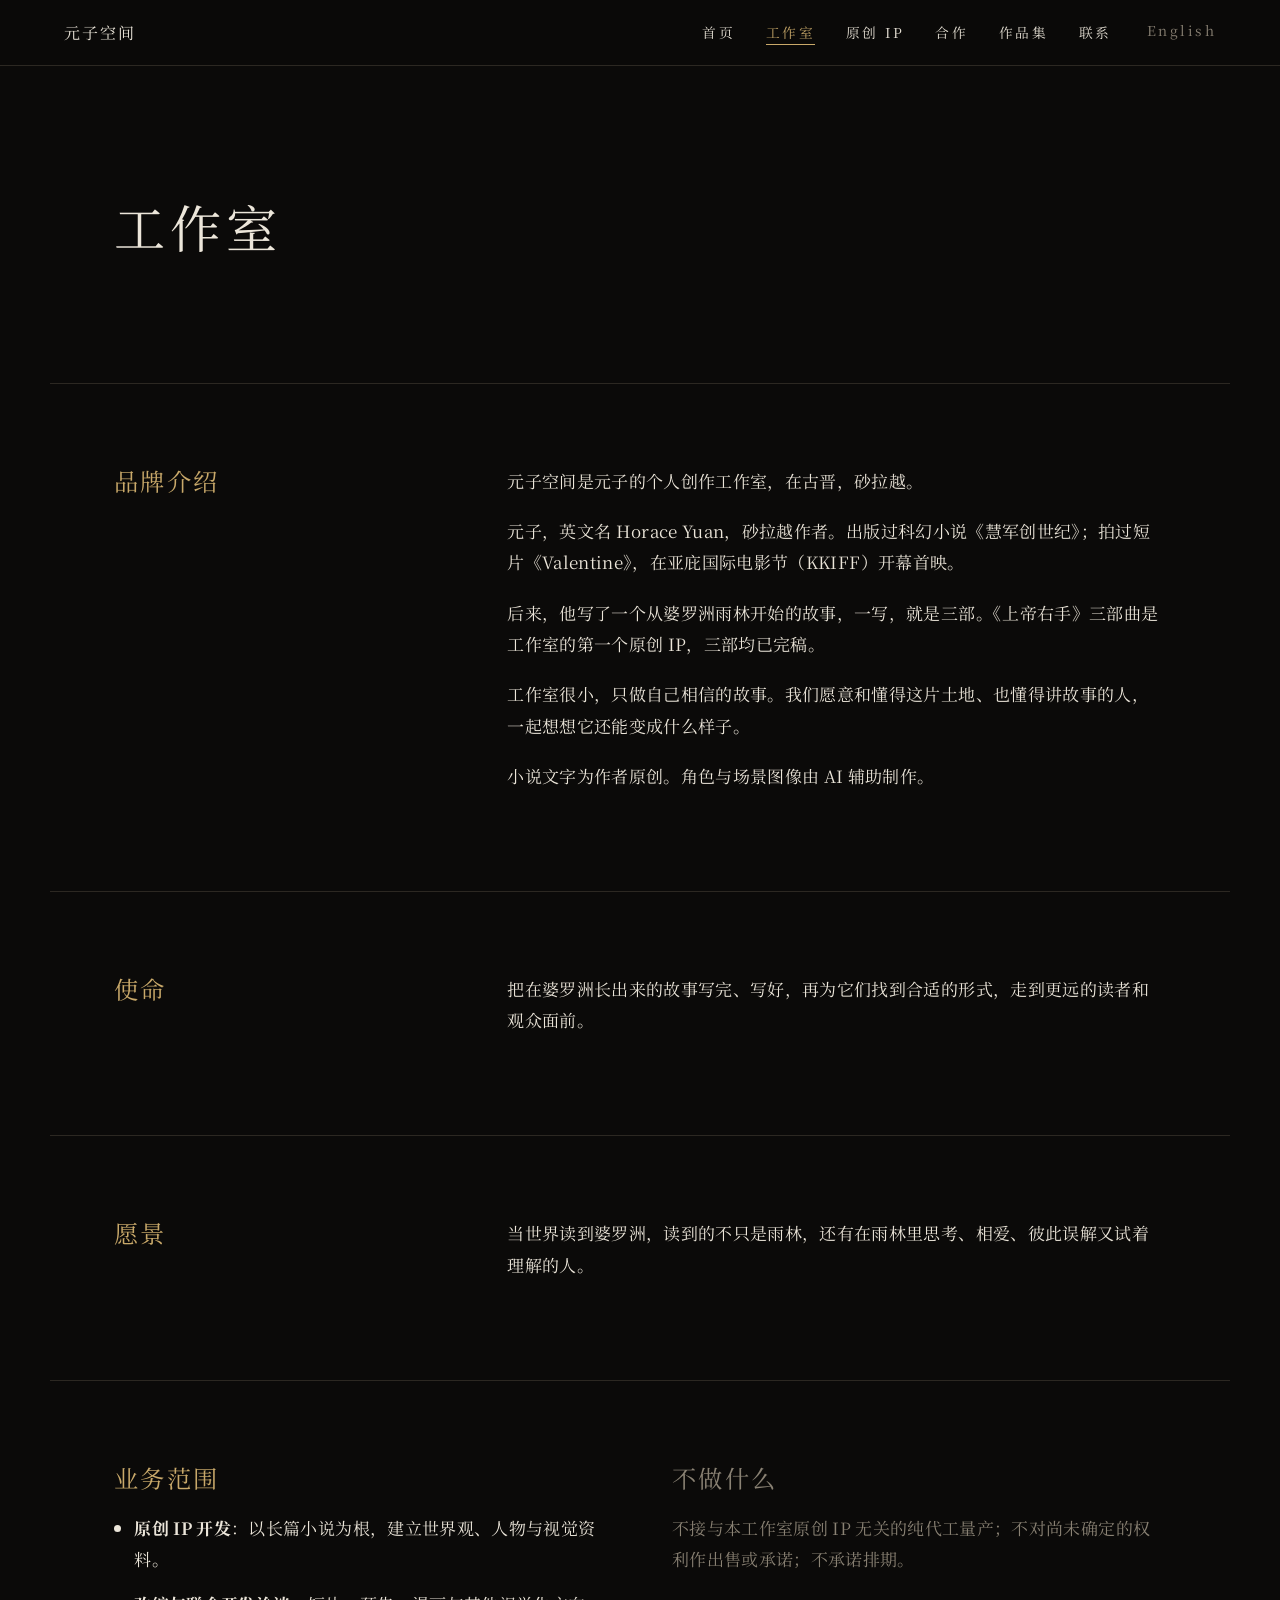
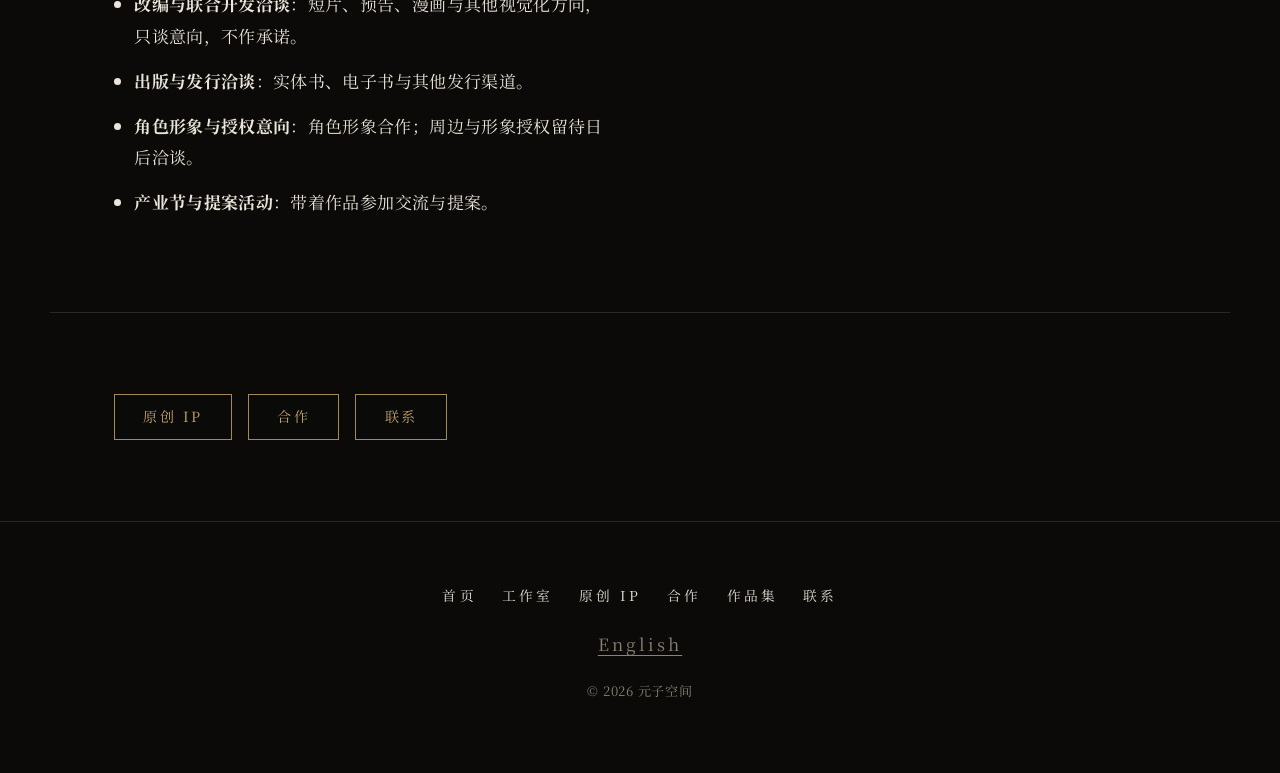
<file: studio/index.html>
<!doctype html>
<html lang="zh-Hans">
<head>
<meta charset="utf-8">
<meta name="viewport" content="width=device-width, initial-scale=1">
<title>工作室 · 元子空间</title>
<link rel="stylesheet" href="../assets/style.css">
</head>
<body>
<header class="site-header">
  <a class="brand" href="../index.html">元子空间</a>
  <button class="menu-btn" type="button" aria-expanded="false" aria-controls="site-nav">菜单</button>
  <a class="lang lang-bar" href="../en/studio/index.html" lang="en">English</a>
  <nav id="site-nav" class="site-nav" aria-label="主导航">
    <ul><li><a href="../index.html">首页</a></li><li><a href="../studio/index.html" aria-current="page">工作室</a></li><li><a href="../originals/index.html">原创 IP</a></li><li><a href="../collaborate/index.html">合作</a></li><li><a href="../work/index.html">作品集</a></li><li><a href="../contact/index.html">联系</a></li></ul>
    <a class="lang" href="../en/studio/index.html" lang="en">English</a>
  </nav>
</header>
<main>

<section class="block page-head">
  <h1>工作室</h1>
</section>
<section class="block two-col">
  <h2>品牌介绍</h2>
  <div>
    <p>元子空间是元子的个人创作工作室，在古晋，砂拉越。</p>
    <p>元子，英文名 Horace Yuan，砂拉越作者。出版过科幻小说《慧军创世纪》；拍过短片《Valentine》，在亚庇国际电影节（KKIFF）开幕首映。</p>
    <p>后来，他写了一个从婆罗洲雨林开始的故事，一写，就是三部。《上帝右手》三部曲是工作室的第一个原创 IP，三部均已完稿。</p>
    <p>工作室很小，只做自己相信的故事。我们愿意和懂得这片土地、也懂得讲故事的人，一起想想它还能变成什么样子。</p>
    <p>小说文字为作者原创。角色与场景图像由 AI 辅助制作。</p>
  </div>
</section>
<section class="block two-col"><h2>使命</h2><p>把在婆罗洲长出来的故事写完、写好，再为它们找到合适的形式，走到更远的读者和观众面前。</p></section>
<section class="block two-col"><h2>愿景</h2><p>当世界读到婆罗洲，读到的不只是雨林，还有在雨林里思考、相爱、彼此误解又试着理解的人。</p></section>
<section class="block compare">
  <div><h2>业务范围</h2><ul class="list">
    <li><b>原创 IP 开发</b>：以长篇小说为根，建立世界观、人物与视觉资料。</li>
    <li><b>改编与联合开发洽谈</b>：短片、预告、漫画与其他视觉化方向，只谈意向，不作承诺。</li>
    <li><b>出版与发行洽谈</b>：实体书、电子书与其他发行渠道。</li>
    <li><b>角色形象与授权意向</b>：角色形象合作；周边与形象授权留待日后洽谈。</li>
    <li><b>产业节与提案活动</b>：带着作品参加交流与提案。</li></ul></div>
  <div class="dim"><h2>不做什么</h2><p>不接与本工作室原创 IP 无关的纯代工量产；不对尚未确定的权利作出售或承诺；不承诺排期。</p></div>
</section>
<section class="block cta-row">
  <a class="btn btn-line" href="../originals/index.html">原创 IP</a>
  <a class="btn btn-line" href="../collaborate/index.html">合作</a>
  <a class="btn btn-line" href="../contact/index.html">联系</a>
</section>
</main>
<footer class="site-footer">
  <ul class="foot-nav"><li><a href="../index.html">首页</a></li><li><a href="../studio/index.html" aria-current="page">工作室</a></li><li><a href="../originals/index.html">原创 IP</a></li><li><a href="../collaborate/index.html">合作</a></li><li><a href="../work/index.html">作品集</a></li><li><a href="../contact/index.html">联系</a></li></ul>
  <p><a class="lang" href="../en/studio/index.html" lang="en">English</a></p>
  <p class="small">© 2026 元子空间</p>
</footer>
<script src="../assets/nav.js"></script>
<script data-goatcounter="https://yuanzistudio.goatcounter.com/count" async src="//gc.zgo.at/count.js"></script>
</body>
</html>
</file>
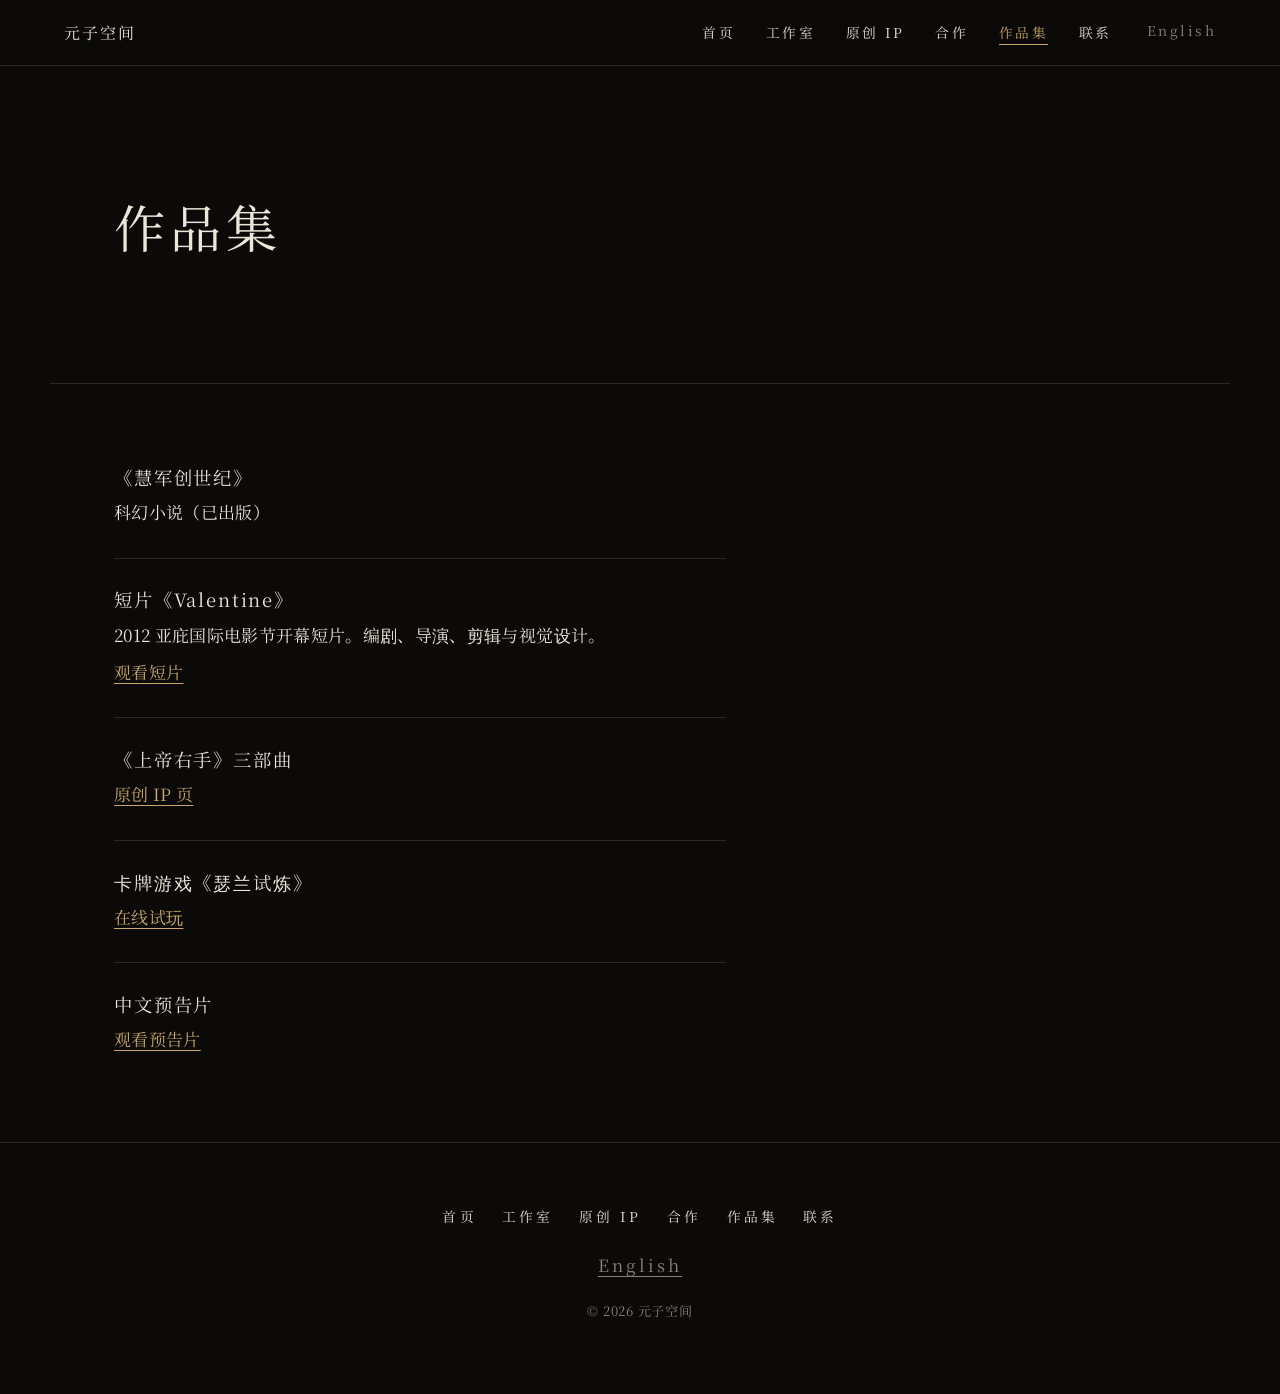
<file: work/index.html>
<!doctype html>
<html lang="zh-Hans">
<head>
<meta charset="utf-8">
<meta name="viewport" content="width=device-width, initial-scale=1">
<title>作品集 · 元子空间</title>
<link rel="stylesheet" href="../assets/style.css">
</head>
<body>
<header class="site-header">
  <a class="brand" href="../index.html">元子空间</a>
  <button class="menu-btn" type="button" aria-expanded="false" aria-controls="site-nav">菜单</button>
  <a class="lang lang-bar" href="../en/work/index.html" lang="en">English</a>
  <nav id="site-nav" class="site-nav" aria-label="主导航">
    <ul><li><a href="../index.html">首页</a></li><li><a href="../studio/index.html">工作室</a></li><li><a href="../originals/index.html">原创 IP</a></li><li><a href="../collaborate/index.html">合作</a></li><li><a href="../work/index.html" aria-current="page">作品集</a></li><li><a href="../contact/index.html">联系</a></li></ul>
    <a class="lang" href="../en/work/index.html" lang="en">English</a>
  </nav>
</header>
<main>

<section class="block page-head"><h1>作品集</h1></section>
<section class="block">
  <ul class="work-list">
    <li>
      <h3>《慧军创世纪》</h3>
      <p>科幻小说（已出版）</p>
    </li>
    <li>
      <h3>短片《Valentine》</h3>
      <p>2012 亚庇国际电影节开幕短片。编剧、导演、剪辑与视觉设计。</p>
      <p><a href="https://youtu.be/ehhD-UJMgh4" target="_blank" rel="noopener noreferrer">观看短片</a></p>
    </li>
    <li>
      <h3>《上帝右手》三部曲</h3>
      <p><a href="../originals/index.html">原创 IP 页</a></p>
    </li>
    <li>
      <h3>卡牌游戏《瑟兰试炼》</h3>
      <p><a href="https://yuanzikongjian-create.github.io/the-right-handed-god/" target="_blank" rel="noopener noreferrer">在线试玩</a></p>
    </li>
    <li>
      <h3>中文预告片</h3>
      <p><a href="https://yuanzikongjian-create.github.io/the-right-handed-god/media/trailer_zh.mp4" target="_blank" rel="noopener noreferrer">观看预告片</a></p>
    </li>
  </ul>
</section>
</main>
<footer class="site-footer">
  <ul class="foot-nav"><li><a href="../index.html">首页</a></li><li><a href="../studio/index.html">工作室</a></li><li><a href="../originals/index.html">原创 IP</a></li><li><a href="../collaborate/index.html">合作</a></li><li><a href="../work/index.html" aria-current="page">作品集</a></li><li><a href="../contact/index.html">联系</a></li></ul>
  <p><a class="lang" href="../en/work/index.html" lang="en">English</a></p>
  <p class="small">© 2026 元子空间</p>
</footer>
<script src="../assets/nav.js"></script>
<script data-goatcounter="https://yuanzistudio.goatcounter.com/count" async src="//gc.zgo.at/count.js"></script>
</body>
</html>
</file>
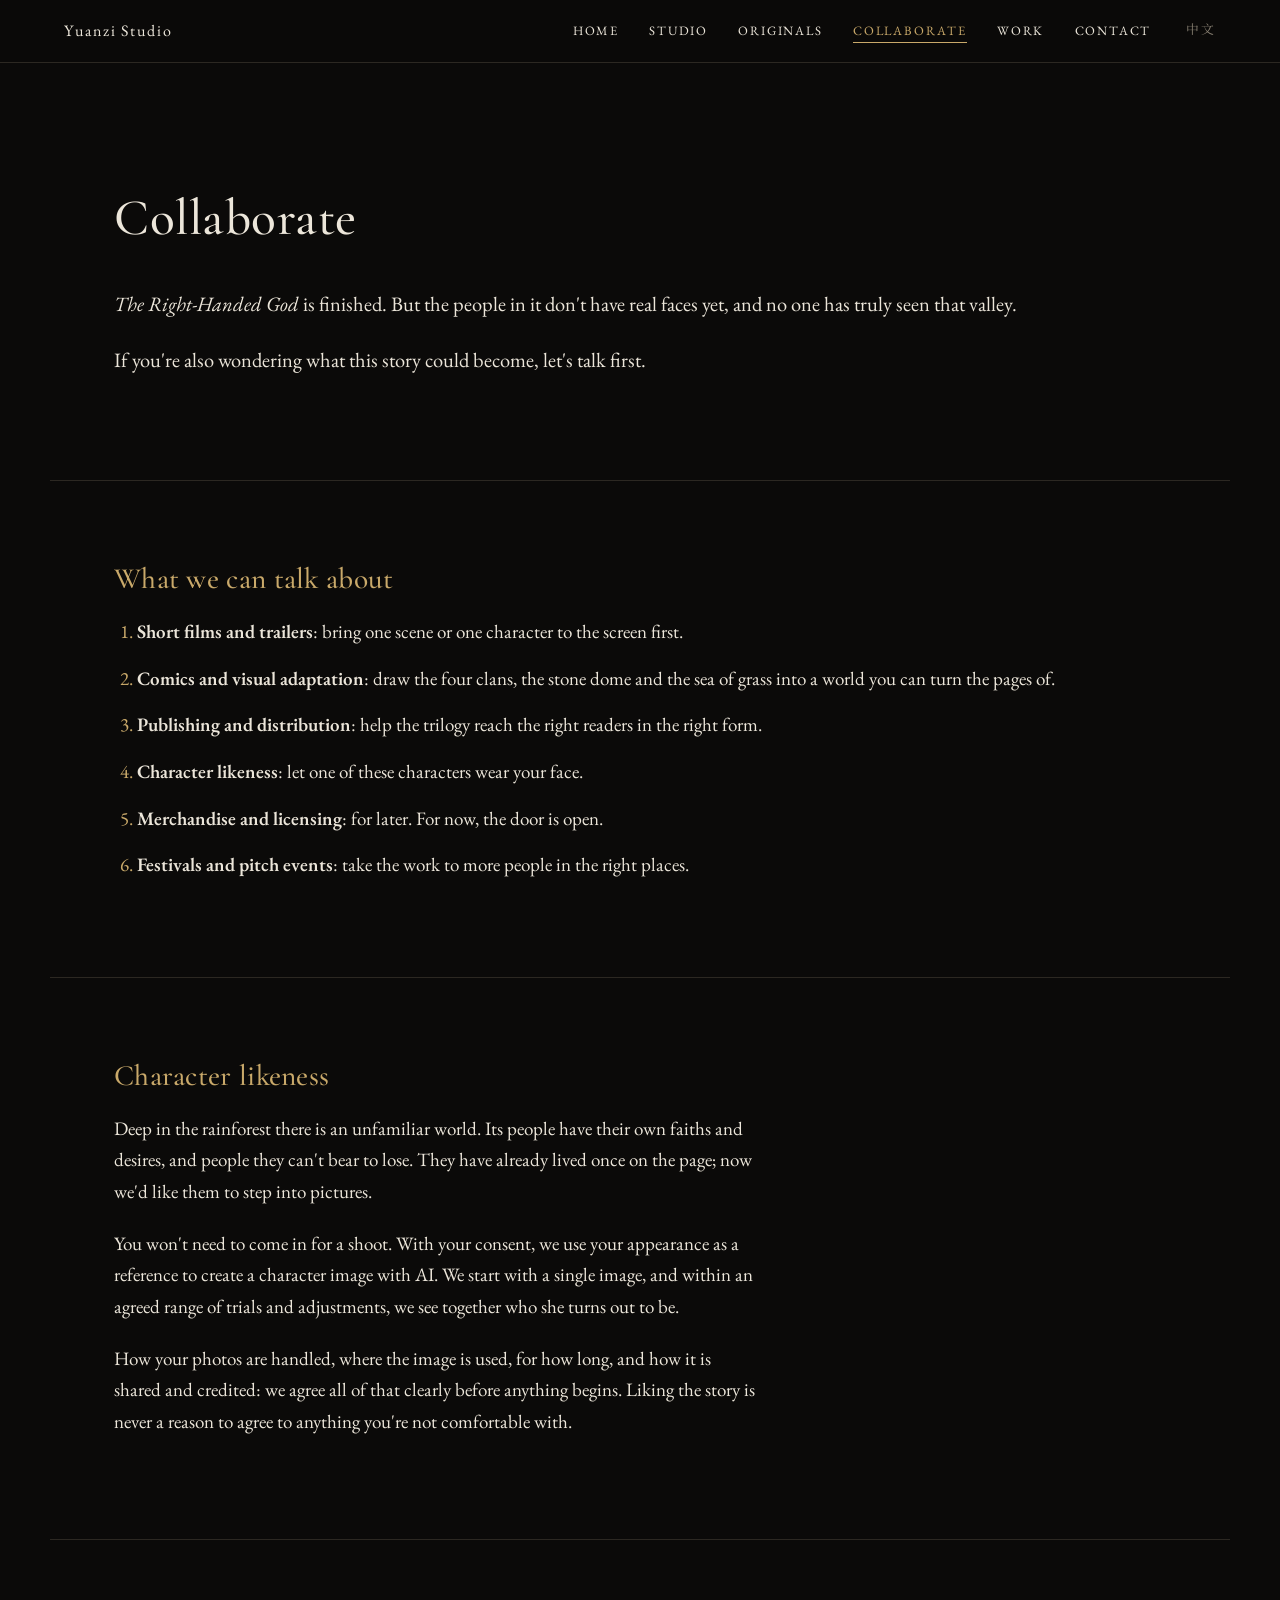
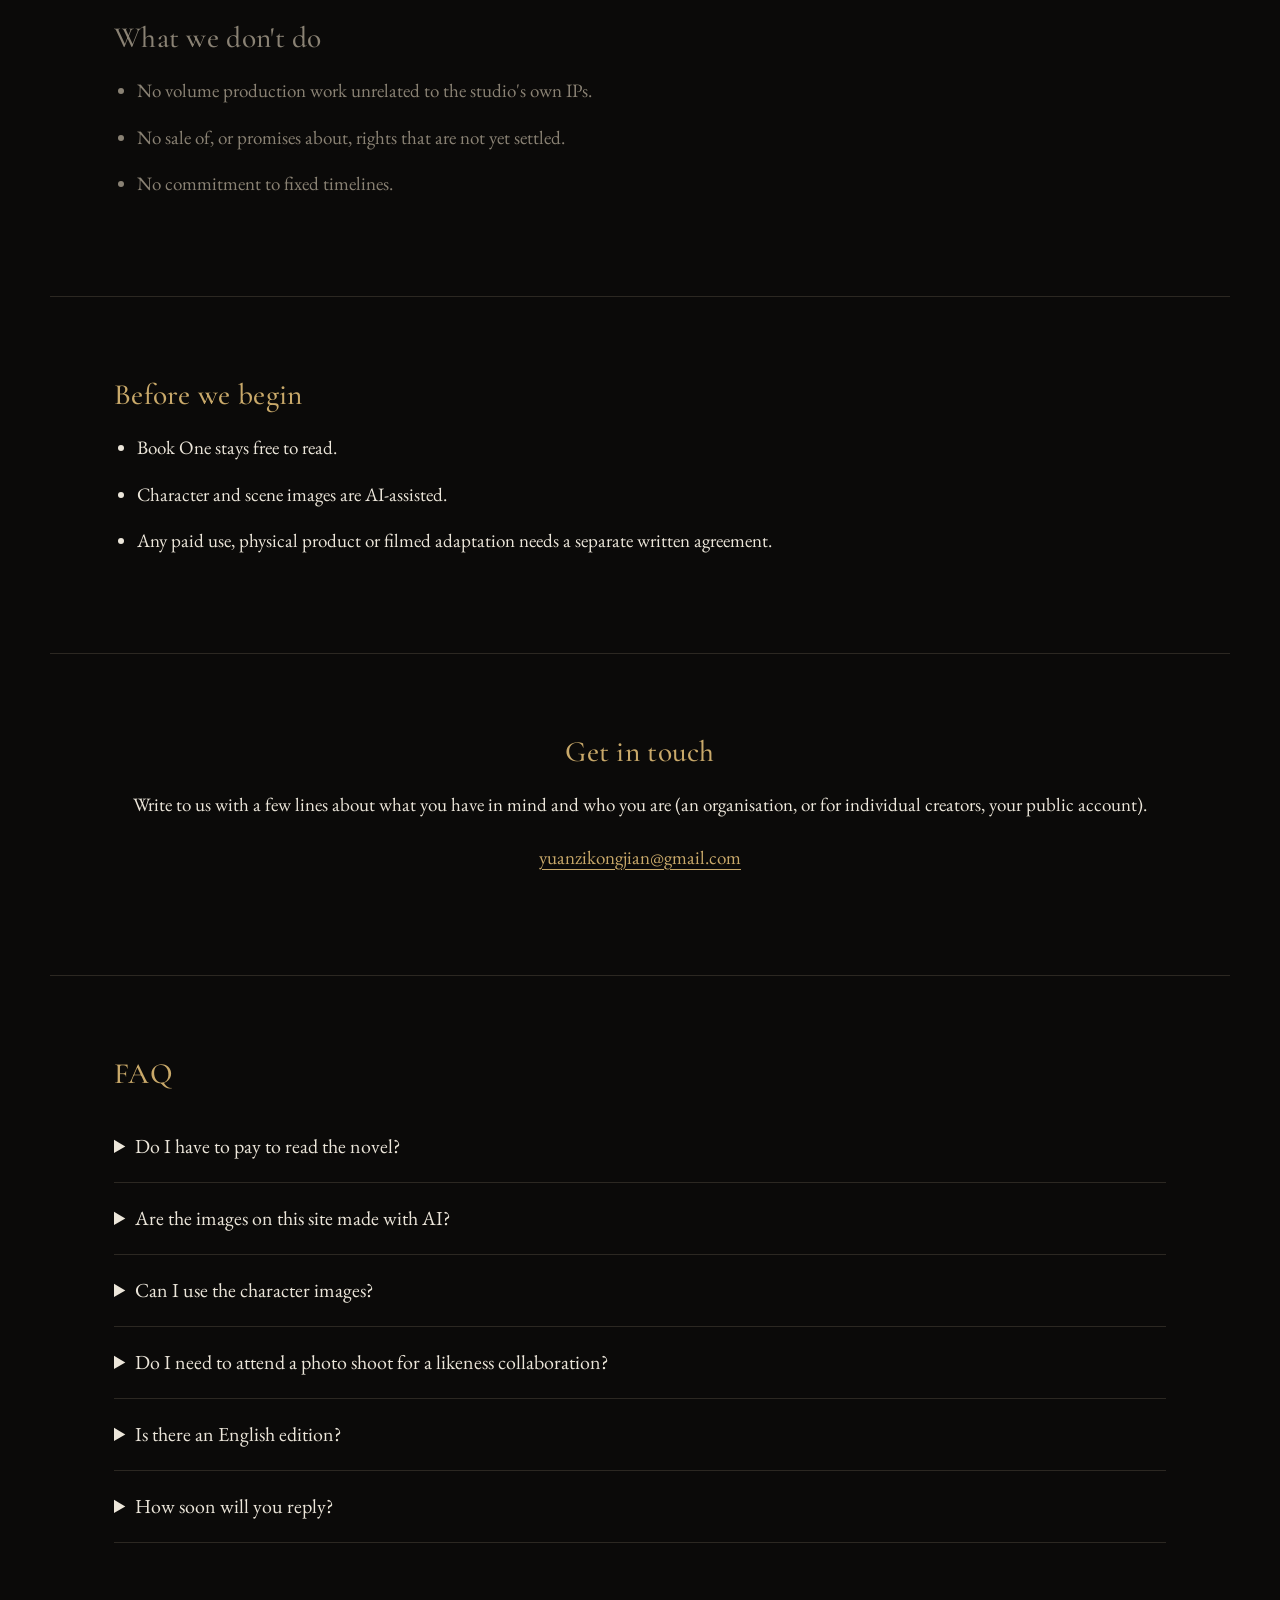
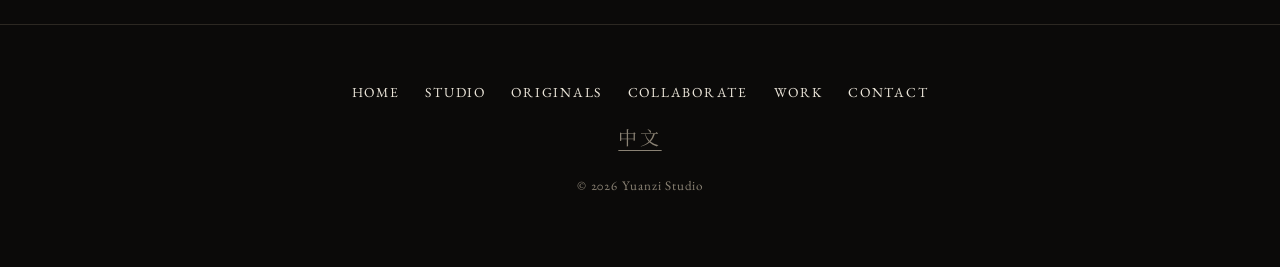
<file: en/collaborate/index.html>
<!doctype html>
<html lang="en">
<head>
<meta charset="utf-8">
<meta name="viewport" content="width=device-width, initial-scale=1">
<title>Collaborate · Yuanzi Studio</title>
<link rel="stylesheet" href="../../assets/style.css">
</head>
<body>
<header class="site-header">
  <a class="brand" href="../../en/index.html">Yuanzi Studio</a>
  <button class="menu-btn" type="button" aria-expanded="false" aria-controls="site-nav">Menu</button>
  <a class="lang lang-bar" href="../../collaborate/index.html" lang="zh-Hans">中文</a>
  <nav id="site-nav" class="site-nav" aria-label="Main">
    <ul><li><a href="../../en/index.html">Home</a></li><li><a href="../../en/studio/index.html">Studio</a></li><li><a href="../../en/originals/index.html">Originals</a></li><li><a href="../../en/collaborate/index.html" aria-current="page">Collaborate</a></li><li><a href="../../en/work/index.html">Work</a></li><li><a href="../../en/contact/index.html">Contact</a></li></ul>
    <a class="lang" href="../../collaborate/index.html" lang="zh-Hans">中文</a>
  </nav>
</header>
<main>

<section class="block page-head">
  <h1>Collaborate</h1>
  <p class="lead"><i>The Right-Handed God</i> is finished. But the people in it don't have real faces yet, and no one has truly seen that valley.</p>
  <p class="lead">If you're also wondering what this story could become, let's talk first.</p>
</section>
<section class="block"><h2>What we can talk about</h2><ol class="list numbered"><li><b>Short films and trailers</b>: bring one scene or one character to the screen first.</li><li><b>Comics and visual adaptation</b>: draw the four clans, the stone dome and the sea of grass into a world you can turn the pages of.</li><li><b>Publishing and distribution</b>: help the trilogy reach the right readers in the right form.</li><li><b>Character likeness</b>: let one of these characters wear your face.</li><li><b>Merchandise and licensing</b>: for later. For now, the door is open.</li><li><b>Festivals and pitch events</b>: take the work to more people in the right places.</li></ol></section>
<section class="block prose">
  <h2>Character likeness</h2>
  <p>Deep in the rainforest there is an unfamiliar world. Its people have their own faiths and desires, and people they can't bear to lose. They have already lived once on the page; now we'd like them to step into pictures.</p>
  <p>You won't need to come in for a shoot. With your consent, we use your appearance as a reference to create a character image with AI. We start with a single image, and within an agreed range of trials and adjustments, we see together who she turns out to be.</p>
  <p>How your photos are handled, where the image is used, for how long, and how it is shared and credited: we agree all of that clearly before anything begins. Liking the story is never a reason to agree to anything you're not comfortable with.</p>
</section>
<section class="block dim"><h2>What we don't do</h2><ul class="list">
  <li>No volume production work unrelated to the studio's own IPs.</li><li>No sale of, or promises about, rights that are not yet settled.</li><li>No commitment to fixed timelines.</li></ul></section>
<section class="block"><h2>Before we begin</h2><ul class="list">
  <li>Book One stays free to read.</li>
  <li>Character and scene images are AI-assisted.</li>
  <li>Any paid use, physical product or filmed adaptation needs a separate written agreement.</li></ul></section>
<section class="block contact-strip">
  <h2>Get in touch</h2>
  <p>Write to us with a few lines about what you have in mind and who you are (an organisation, or for individual creators, your public account).</p>
  <p><a href="mailto:yuanzikongjian@gmail.com">yuanzikongjian@gmail.com</a></p>
</section>
<section class="block faq"><h2>FAQ</h2><details><summary>Do I have to pay to read the novel?</summary><p>Book One is free to read on the author's blog. Books Two and Three are finished but not yet published.</p></details><details><summary>Are the images on this site made with AI?</summary><p>The novel's text is the author's own. Character and scene images are AI-assisted.</p></details><details><summary>Can I use the character images?</summary><p>Please don't use them commercially without written permission. If you'd like to use them, write to us; any arrangement will be agreed separately in writing.</p></details><details><summary>Do I need to attend a photo shoot for a likeness collaboration?</summary><p>No. With your consent, we work from reference images you provide. How the photos are handled, where the image appears and for how long are all agreed before we begin.</p></details><details><summary>Is there an English edition?</summary><p>Coming soon</p></details><details><summary>How soon will you reply?</summary><p>Usually within a week.</p></details></section>
</main>
<footer class="site-footer">
  <ul class="foot-nav"><li><a href="../../en/index.html">Home</a></li><li><a href="../../en/studio/index.html">Studio</a></li><li><a href="../../en/originals/index.html">Originals</a></li><li><a href="../../en/collaborate/index.html" aria-current="page">Collaborate</a></li><li><a href="../../en/work/index.html">Work</a></li><li><a href="../../en/contact/index.html">Contact</a></li></ul>
  <p><a class="lang" href="../../collaborate/index.html" lang="zh-Hans">中文</a></p>
  <p class="small">© 2026 Yuanzi Studio</p>
</footer>
<script src="../../assets/nav.js"></script>
<script data-goatcounter="https://yuanzistudio.goatcounter.com/count" async src="//gc.zgo.at/count.js"></script>
</body>
</html>
</file>
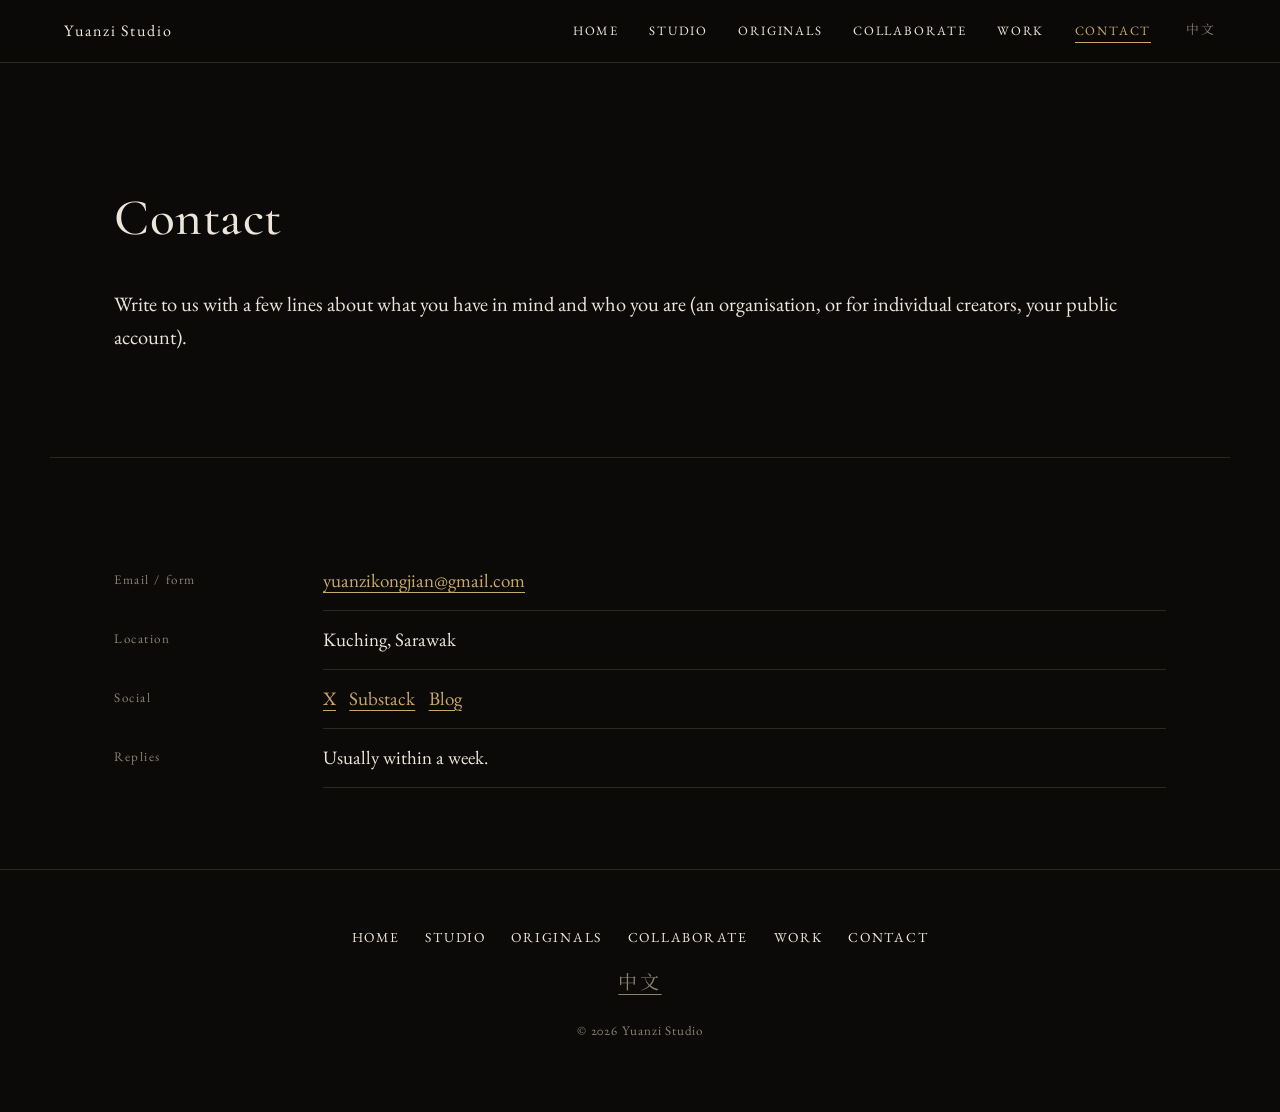
<file: en/contact/index.html>
<!doctype html>
<html lang="en">
<head>
<meta charset="utf-8">
<meta name="viewport" content="width=device-width, initial-scale=1">
<title>Contact · Yuanzi Studio</title>
<link rel="stylesheet" href="../../assets/style.css">
</head>
<body>
<header class="site-header">
  <a class="brand" href="../../en/index.html">Yuanzi Studio</a>
  <button class="menu-btn" type="button" aria-expanded="false" aria-controls="site-nav">Menu</button>
  <a class="lang lang-bar" href="../../contact/index.html" lang="zh-Hans">中文</a>
  <nav id="site-nav" class="site-nav" aria-label="Main">
    <ul><li><a href="../../en/index.html">Home</a></li><li><a href="../../en/studio/index.html">Studio</a></li><li><a href="../../en/originals/index.html">Originals</a></li><li><a href="../../en/collaborate/index.html">Collaborate</a></li><li><a href="../../en/work/index.html">Work</a></li><li><a href="../../en/contact/index.html" aria-current="page">Contact</a></li></ul>
    <a class="lang" href="../../contact/index.html" lang="zh-Hans">中文</a>
  </nav>
</header>
<main>

<section class="block page-head"><h1>Contact</h1>
  <p class="lead">Write to us with a few lines about what you have in mind and who you are (an organisation, or for individual creators, your public account).</p></section>
<section class="block">
  <dl class="spec">
    <dt>Email / form</dt><dd><a href="mailto:yuanzikongjian@gmail.com">yuanzikongjian@gmail.com</a></dd>
    <dt>Location</dt><dd>Kuching, Sarawak</dd>
    <dt>Social</dt><dd class="social-links"><a href="https://x.com/Horaceyuan" target="_blank" rel="noopener noreferrer">X</a><a href="https://yuanzikongjian.substack.com/" target="_blank" rel="noopener noreferrer">Substack</a><a href="https://yuanzikongjian.blogspot.com/" target="_blank" rel="noopener noreferrer">Blog</a></dd>
    <dt>Replies</dt><dd>Usually within a week.</dd>
  </dl>
</section>
</main>
<footer class="site-footer">
  <ul class="foot-nav"><li><a href="../../en/index.html">Home</a></li><li><a href="../../en/studio/index.html">Studio</a></li><li><a href="../../en/originals/index.html">Originals</a></li><li><a href="../../en/collaborate/index.html">Collaborate</a></li><li><a href="../../en/work/index.html">Work</a></li><li><a href="../../en/contact/index.html" aria-current="page">Contact</a></li></ul>
  <p><a class="lang" href="../../contact/index.html" lang="zh-Hans">中文</a></p>
  <p class="small">© 2026 Yuanzi Studio</p>
</footer>
<script src="../../assets/nav.js"></script>
<script data-goatcounter="https://yuanzistudio.goatcounter.com/count" async src="//gc.zgo.at/count.js"></script>
</body>
</html>
</file>
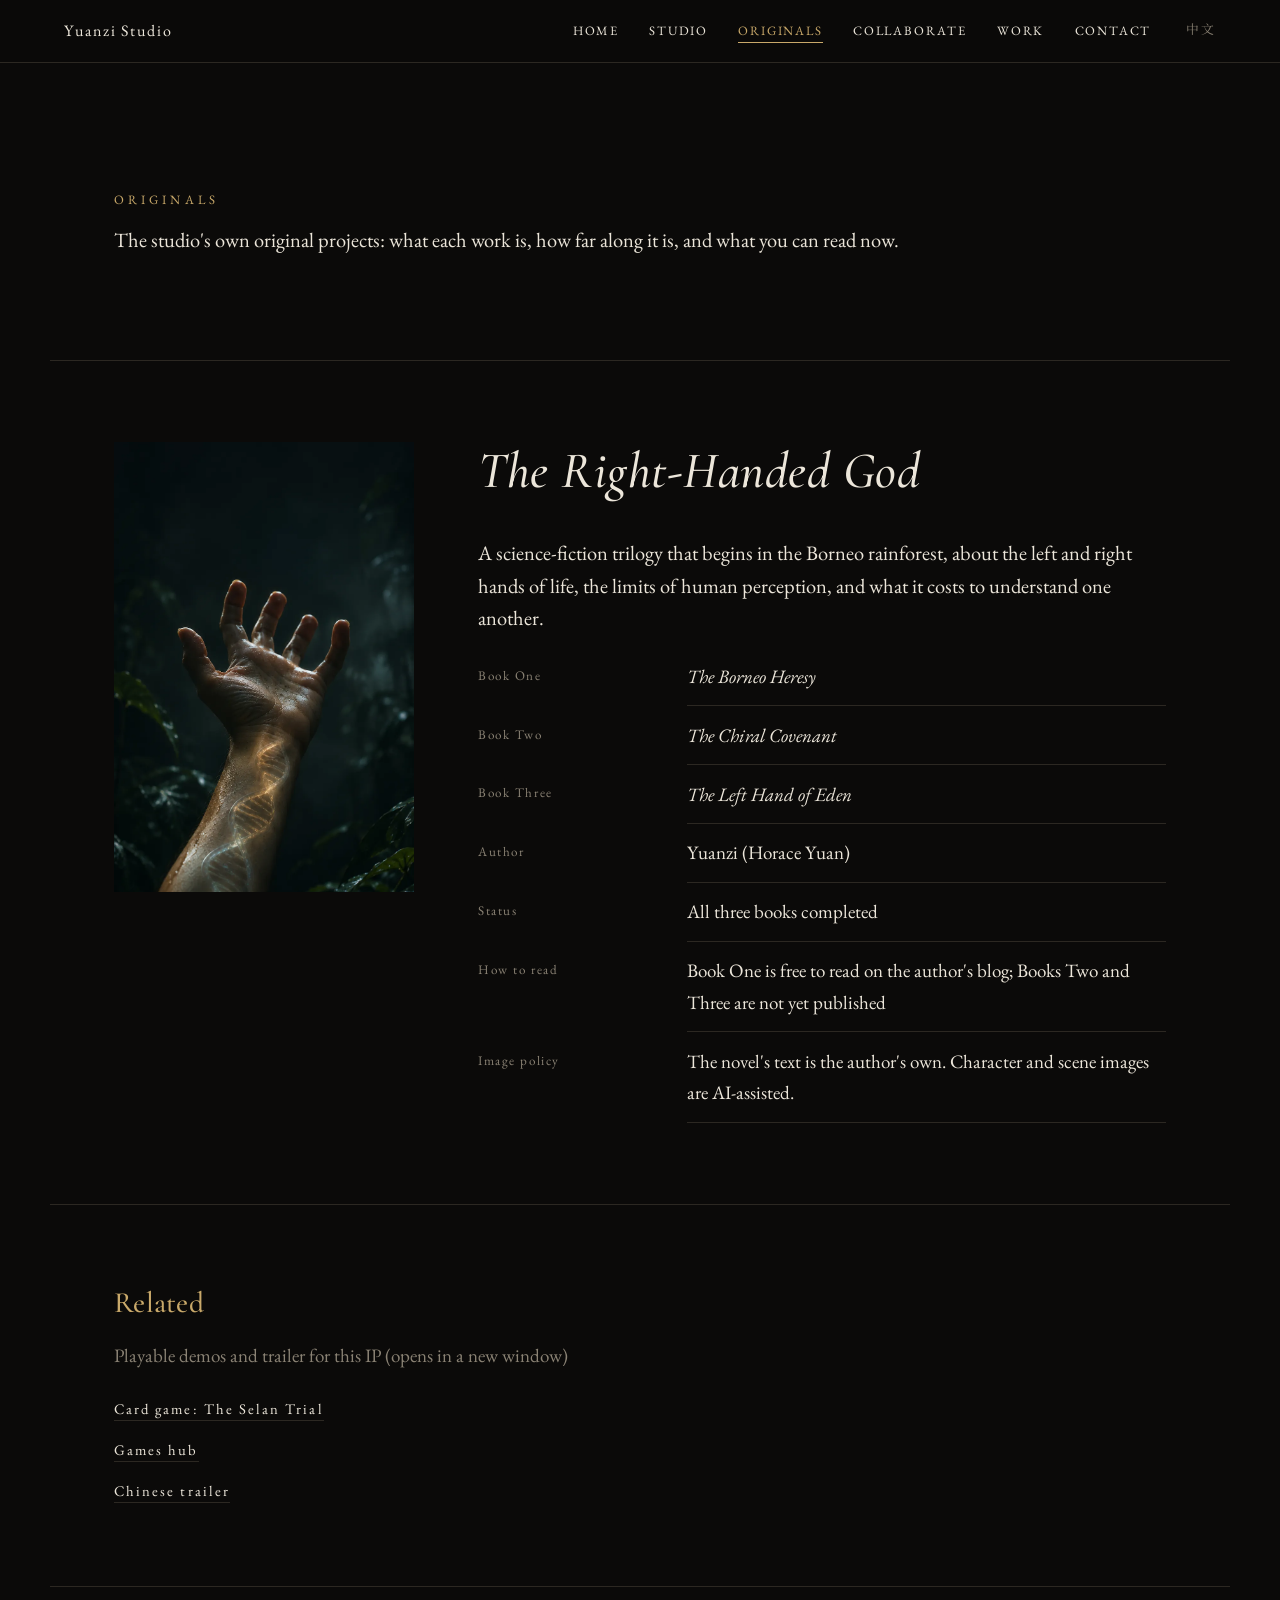
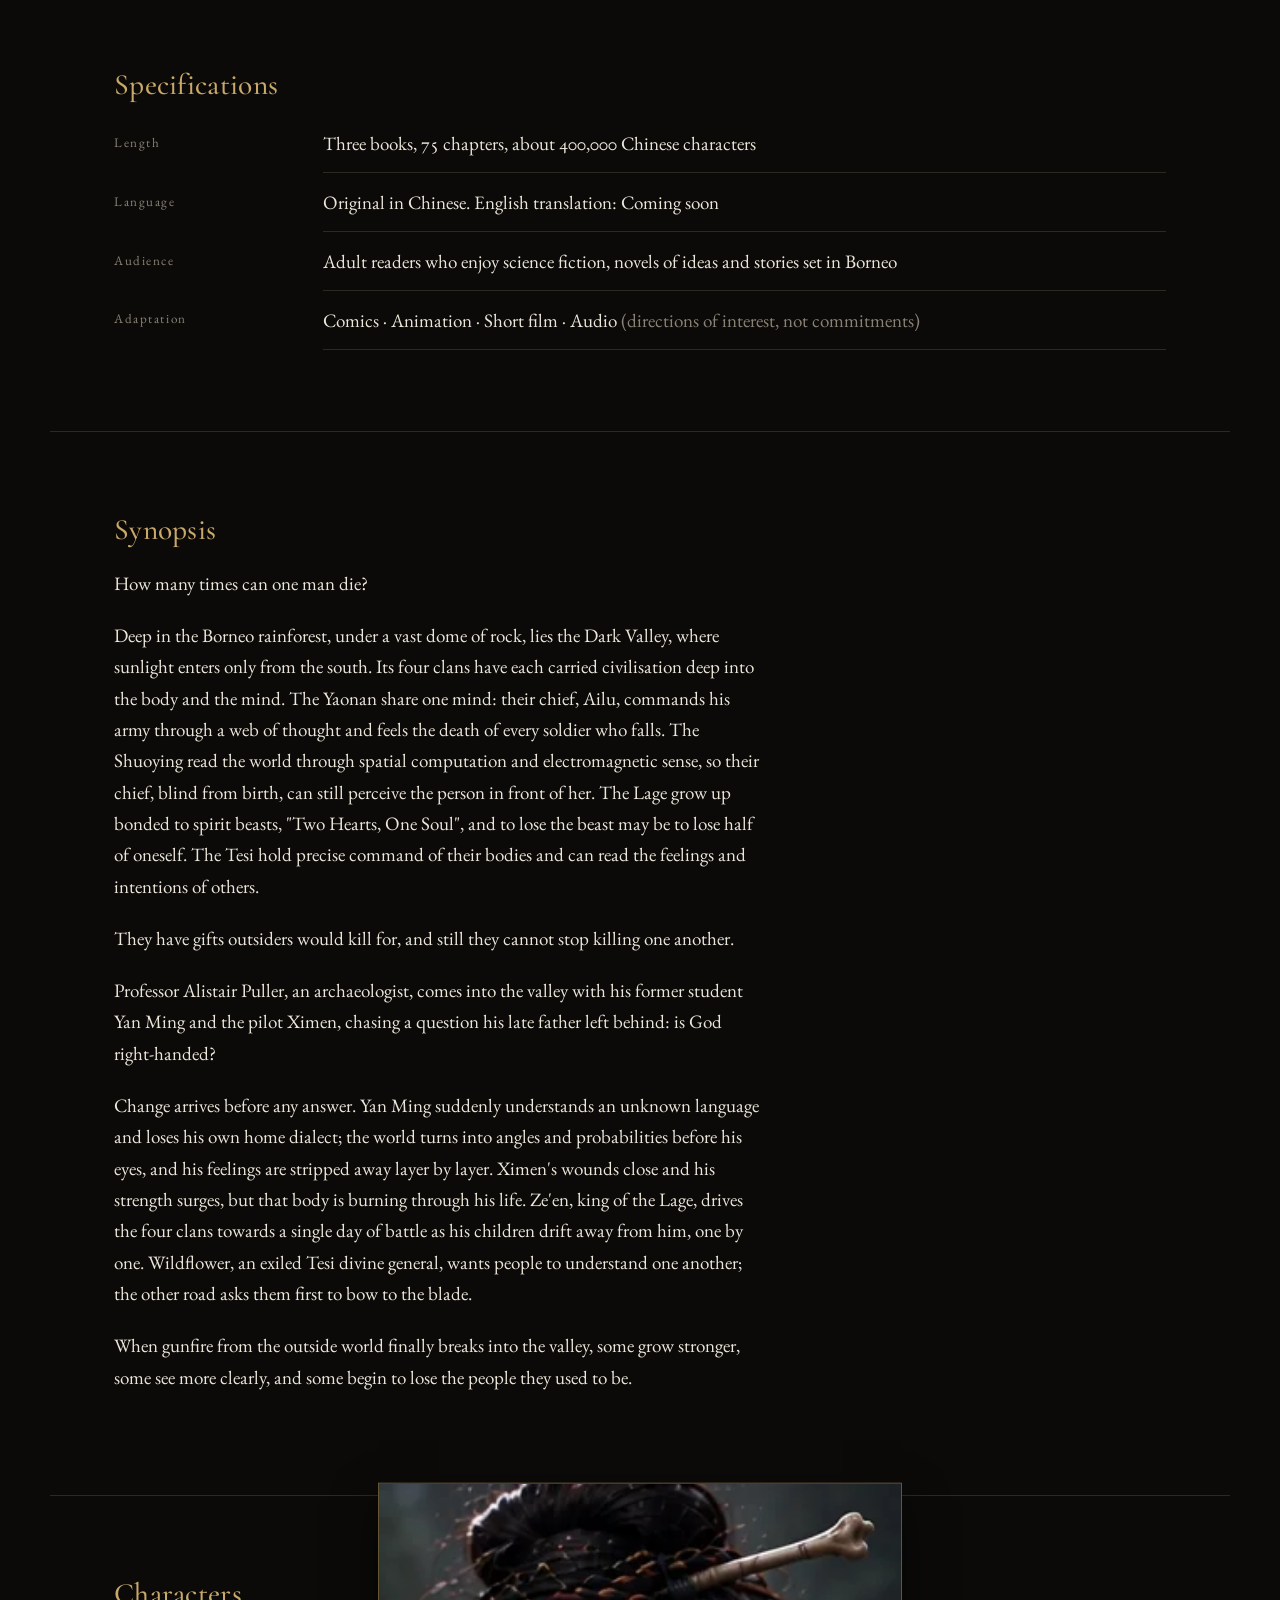
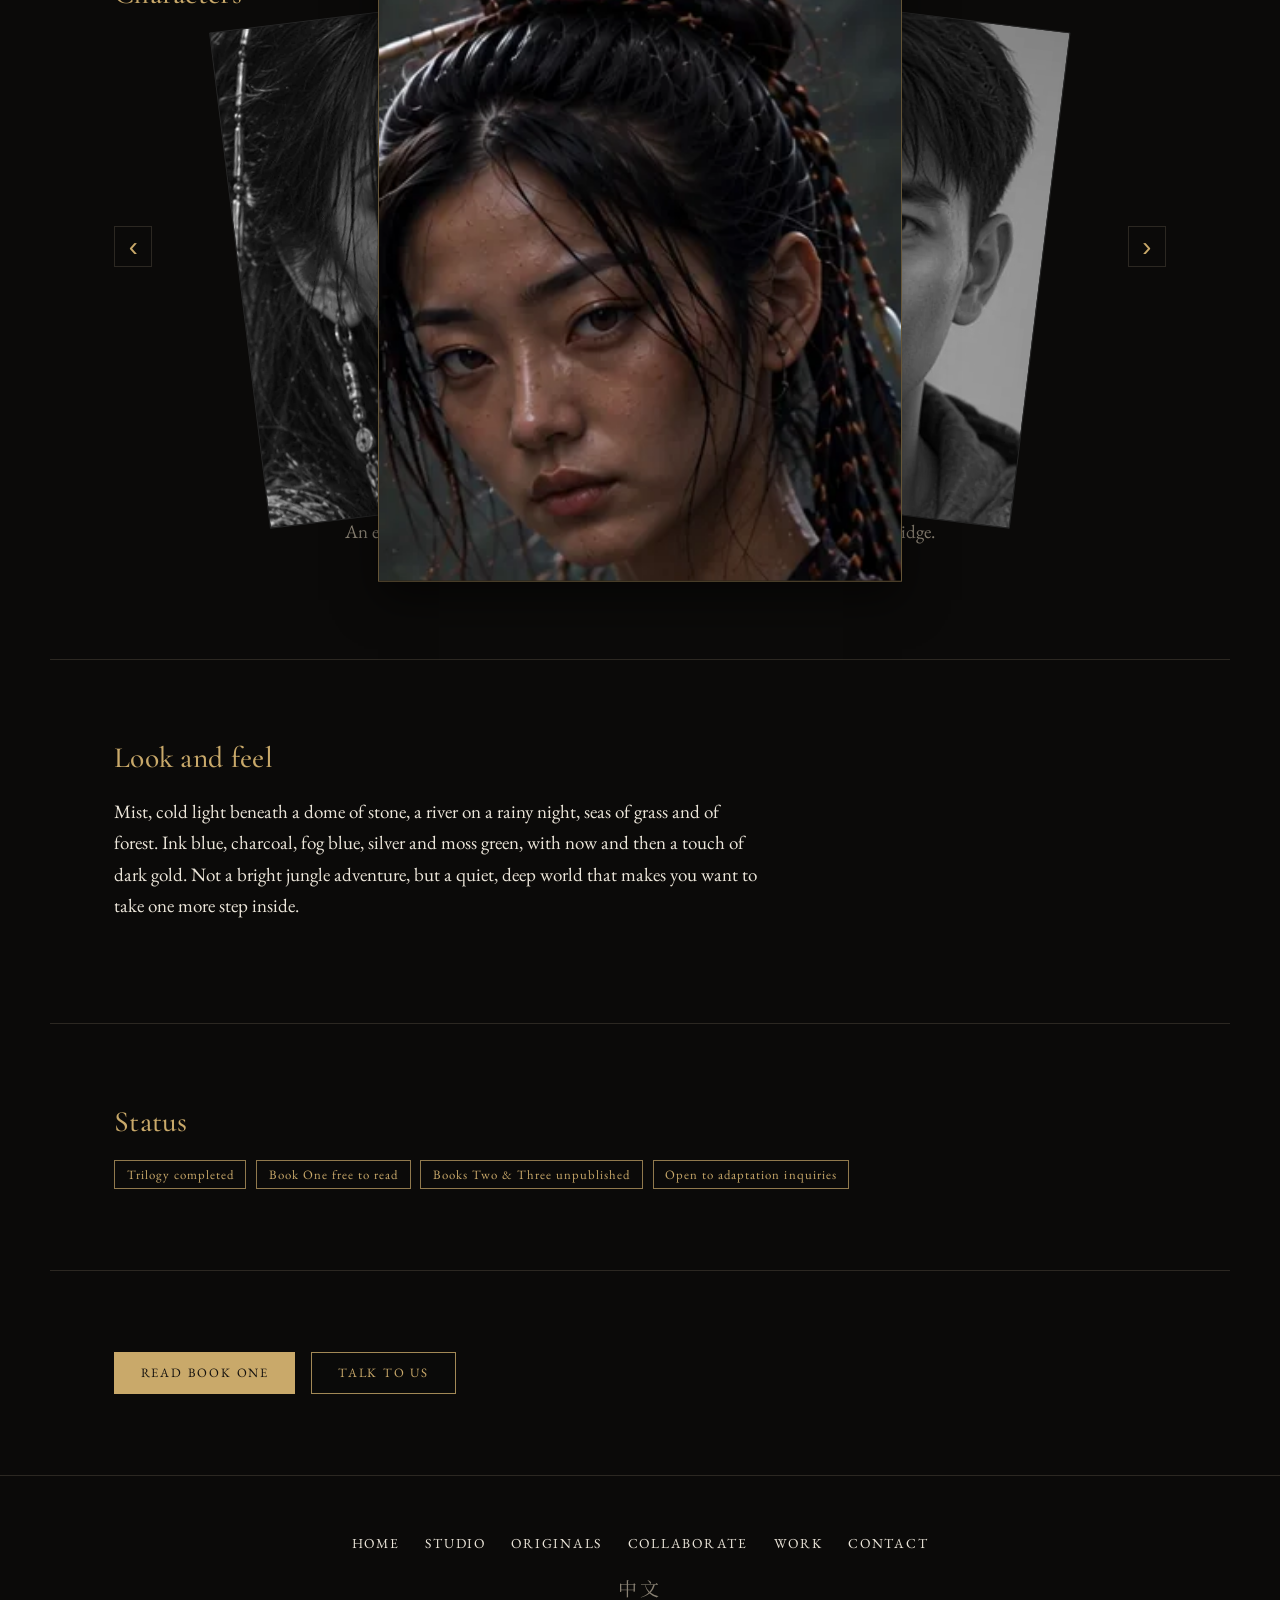
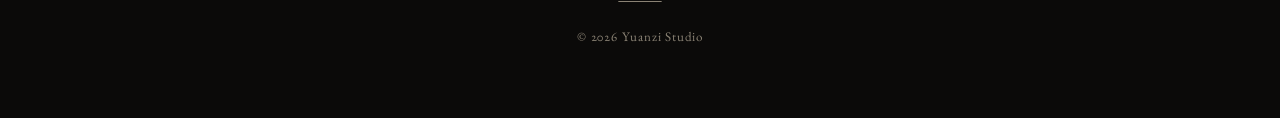
<file: en/originals/index.html>
<!doctype html>
<html lang="en">
<head>
<meta charset="utf-8">
<meta name="viewport" content="width=device-width, initial-scale=1">
<title>Originals · Yuanzi Studio</title>
<link rel="stylesheet" href="../../assets/style.css">
</head>
<body>
<header class="site-header">
  <a class="brand" href="../../en/index.html">Yuanzi Studio</a>
  <button class="menu-btn" type="button" aria-expanded="false" aria-controls="site-nav">Menu</button>
  <a class="lang lang-bar" href="../../originals/index.html" lang="zh-Hans">中文</a>
  <nav id="site-nav" class="site-nav" aria-label="Main">
    <ul><li><a href="../../en/index.html">Home</a></li><li><a href="../../en/studio/index.html">Studio</a></li><li><a href="../../en/originals/index.html" aria-current="page">Originals</a></li><li><a href="../../en/collaborate/index.html">Collaborate</a></li><li><a href="../../en/work/index.html">Work</a></li><li><a href="../../en/contact/index.html">Contact</a></li></ul>
    <a class="lang" href="../../originals/index.html" lang="zh-Hans">中文</a>
  </nav>
</header>
<main>

<section class="block page-head">
  <p class="eyebrow">Originals</p>
  <p class="lead">The studio's own original projects: what each work is, how far along it is, and what you can read now.</p>
</section>
<section class="block ip-card">
  <div class="cover"><img src="../../assets/img/hero-right-hand-portrait.webp" alt="A right hand reaching out of a dark rainforest" width="941" height="1672"></div>
  <div>
    <h1><i>The Right-Handed God</i></h1>
    <p class="lead">A science-fiction trilogy that begins in the Borneo rainforest, about the left and right hands of life, the limits of human perception, and what it costs to understand one another.</p>
    <dl class="spec">
      <dt>Book One</dt><dd><i>The Borneo Heresy</i></dd>
      <dt>Book Two</dt><dd><i>The Chiral Covenant</i></dd>
      <dt>Book Three</dt><dd><i>The Left Hand of Eden</i></dd>
      <dt>Author</dt><dd>Yuanzi (Horace Yuan)</dd>
      <dt>Status</dt><dd>All three books completed</dd>
      <dt>How to read</dt><dd>Book One is free to read on the author's blog; Books Two and Three are not yet published</dd>
      <dt>Image policy</dt><dd>The novel's text is the author's own. Character and scene images are AI-assisted.</dd>
    </dl>
  </div>
</section>
<section class="block related">
  <h2>Related</h2>
  <p class="muted">Playable demos and trailer for this IP (opens in a new window)</p>
  <ul class="related-links">
    <li><a href="https://yuanzikongjian-create.github.io/the-right-handed-god/" target="_blank" rel="noopener noreferrer">Card game: The Selan Trial</a></li>
    <li><a href="https://yuanzikongjian-create.github.io/the-right-handed-god/hub.html" target="_blank" rel="noopener noreferrer">Games hub</a></li>
    <li><a href="https://yuanzikongjian-create.github.io/the-right-handed-god/media/trailer_zh.mp4" target="_blank" rel="noopener noreferrer">Chinese trailer</a></li>
  </ul>
</section>
<section class="block">
  <h2>Specifications</h2>
  <dl class="spec">
    <dt>Length</dt><dd>Three books, 75 chapters, about 400,000 Chinese characters</dd>
    <dt>Language</dt><dd>Original in Chinese. English translation: Coming soon</dd>
    <dt>Audience</dt><dd>Adult readers who enjoy science fiction, novels of ideas and stories set in Borneo</dd>
    <dt>Adaptation</dt><dd>Comics · Animation · Short film · Audio <span class="muted">(directions of interest, not commitments)</span></dd>
  </dl>
</section>
<section class="block prose">
  <h2>Synopsis</h2>
  <p>How many times can one man die?</p>
  <p>Deep in the Borneo rainforest, under a vast dome of rock, lies the Dark Valley, where sunlight enters only from the south. Its four clans have each carried civilisation deep into the body and the mind. The Yaonan share one mind: their chief, Ailu, commands his army through a web of thought and feels the death of every soldier who falls. The Shuoying read the world through spatial computation and electromagnetic sense, so their chief, blind from birth, can still perceive the person in front of her. The Lage grow up bonded to spirit beasts, "Two Hearts, One Soul", and to lose the beast may be to lose half of oneself. The Tesi hold precise command of their bodies and can read the feelings and intentions of others.</p>
  <p>They have gifts outsiders would kill for, and still they cannot stop killing one another.</p>
  <p>Professor Alistair Puller, an archaeologist, comes into the valley with his former student Yan Ming and the pilot Ximen, chasing a question his late father left behind: is God right-handed?</p>
  <p>Change arrives before any answer. Yan Ming suddenly understands an unknown language and loses his own home dialect; the world turns into angles and probabilities before his eyes, and his feelings are stripped away layer by layer. Ximen's wounds close and his strength surges, but that body is burning through his life. Ze'en, king of the Lage, drives the four clans towards a single day of battle as his children drift away from him, one by one. Wildflower, an exiled Tesi divine general, wants people to understand one another; the other road asks them first to bow to the blade.</p>
  <p>When gunfire from the outside world finally breaks into the valley, some grow stronger, some see more clearly, and some begin to lose the people they used to be.</p>
</section>
<section class="block">
  <h2>Characters</h2>
  <div class="char-carousel" data-char-carousel data-prev="Previous" data-next="Next" data-close="Close">
  <ul class="chars char-data">
    <li class="char" data-img="../../assets/img/chars/yehua.webp" data-card="../../assets/img/chars/yehua-card.webp"><div class="portrait"><img src="../../assets/img/chars/yehua-card.webp" alt="Wildflower" width="311" height="415"></div><h3>Wildflower</h3><p>An exiled Tesi divine general who once saved thousands on a burning rope bridge. She can feel what others feel, but she cannot choose for them.</p></li>
    <li class="char" data-img="../../assets/img/chars/yanming.webp" data-card="../../assets/img/chars/yanming-card.webp"><div class="portrait"><img src="../../assets/img/chars/yanming-card.webp" alt="Yan Ming" width="300" height="400"></div><h3>Yan Ming</h3><p>A young man from Kuching, Puller's former student, with a gift for ancient scripts. In the valley he comes to understand a strange language, and slowly loses his own.</p></li>
    <li class="char" data-img="../../assets/img/chars/puller.webp" data-card="../../assets/img/chars/puller-card.webp"><div class="portrait"><img src="../../assets/img/chars/puller-card.webp" alt="Alistair Puller" width="399" height="533"></div><h3>Alistair Puller</h3><p>An archaeology professor who walks into the rainforest to answer his late father's question: is God right-handed?</p></li>
    <li class="char" data-img="../../assets/img/chars/ximen.webp" data-card="../../assets/img/chars/ximen-card.webp"><div class="portrait"><img src="../../assets/img/chars/ximen-card.webp" alt="Ximen" width="264" height="352"></div><h3>Ximen</h3><p>A 39-year-old Iban former air-force transport pilot. In the valley he tastes recognition for the first time, and begins to pay for his strength.</p></li>
    <li class="char" data-img="../../assets/img/chars/zeen.webp" data-card="../../assets/img/chars/zeen-card.webp"><div class="portrait"><img src="../../assets/img/chars/zeen-card.webp" alt="Ze'en" width="359" height="478"></div><h3>Ze'en</h3><p>King of the Lage. He once hung from a cliff to save his dying children; now he means to end the clans' division with a war.</p></li>
    <li class="char" data-img="../../assets/img/chars/ailu.webp" data-card="../../assets/img/chars/ailu-card.webp"><div class="portrait"><img src="../../assets/img/chars/ailu-card.webp" alt="Ailu" width="399" height="533"></div><h3>Ailu</h3><p>Chief of the Yaonan. He commands his army through a web of thought, and dies a little with every soldier who falls.</p></li>
    <li class="char" data-img="../../assets/img/chars/lanji.webp" data-card="../../assets/img/chars/lanji-card.webp"><div class="portrait"><img src="../../assets/img/chars/lanji-card.webp" alt="Lanji" width="358" height="478"></div><h3>Lanji</h3><p>Chief of the Shuoying, blind from birth, who knows the world through space and electromagnetic sense.</p></li>
  </ul>
  </div>
</section>
<section class="block prose">
  <h2>Look and feel</h2>
  <p>Mist, cold light beneath a dome of stone, a river on a rainy night, seas of grass and of forest. Ink blue, charcoal, fog blue, silver and moss green, with now and then a touch of dark gold. Not a bright jungle adventure, but a quiet, deep world that makes you want to take one more step inside.</p>
</section>
<section class="block">
  <h2>Status</h2>
  <ul class="tags"><li>Trilogy completed</li><li>Book One free to read</li><li>Books Two &amp; Three unpublished</li><li>Open to adaptation inquiries</li></ul>
</section>
<section class="block cta-row">
  <a class="btn btn-solid" href="https://yuanzikongjian.blogspot.com/" target="_blank" rel="noopener noreferrer">Read Book One</a>
  <a class="btn btn-line" href="../collaborate/index.html">Talk to us</a>
</section>
</main>
<footer class="site-footer">
  <ul class="foot-nav"><li><a href="../../en/index.html">Home</a></li><li><a href="../../en/studio/index.html">Studio</a></li><li><a href="../../en/originals/index.html" aria-current="page">Originals</a></li><li><a href="../../en/collaborate/index.html">Collaborate</a></li><li><a href="../../en/work/index.html">Work</a></li><li><a href="../../en/contact/index.html">Contact</a></li></ul>
  <p><a class="lang" href="../../originals/index.html" lang="zh-Hans">中文</a></p>
  <p class="small">© 2026 Yuanzi Studio</p>
</footer>
<script src="../../assets/nav.js"></script>
<script src="../../assets/chars.js"></script>
<script data-goatcounter="https://yuanzistudio.goatcounter.com/count" async src="//gc.zgo.at/count.js"></script>
</body>
</html>
</file>
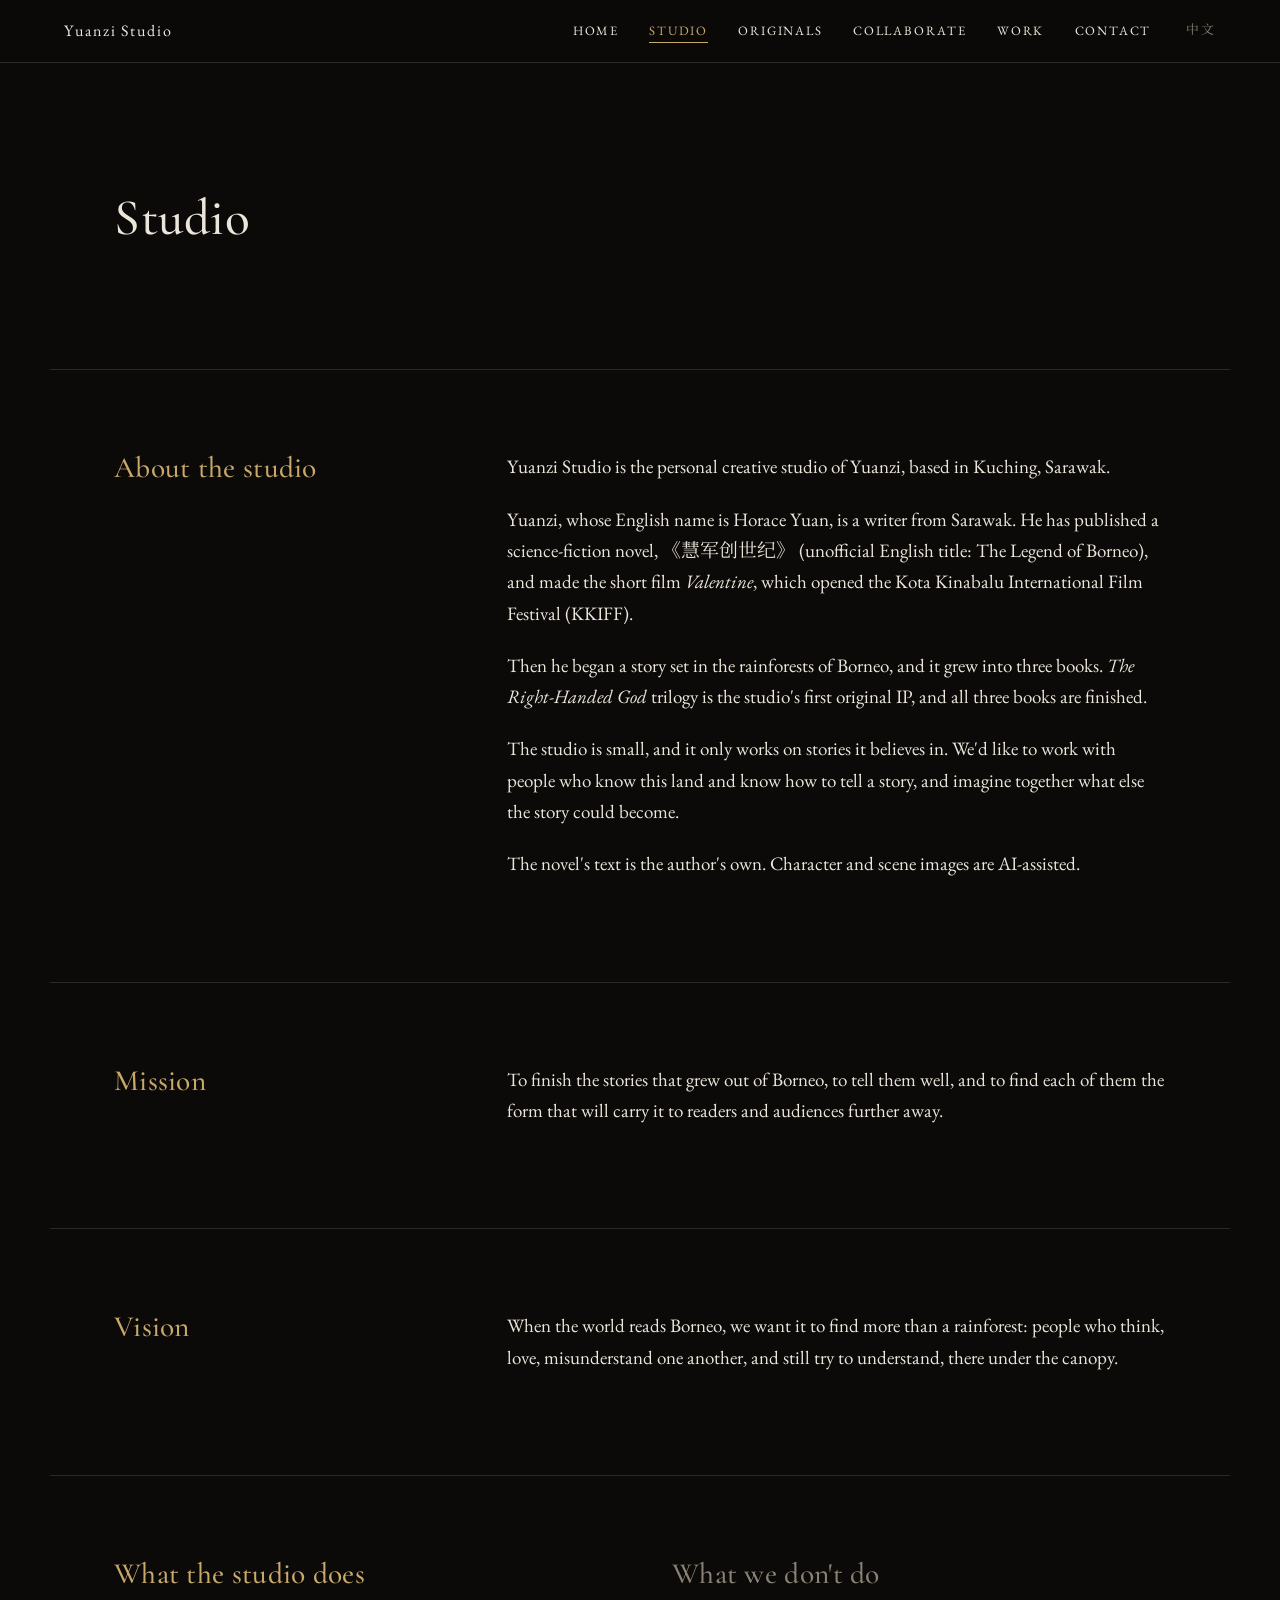
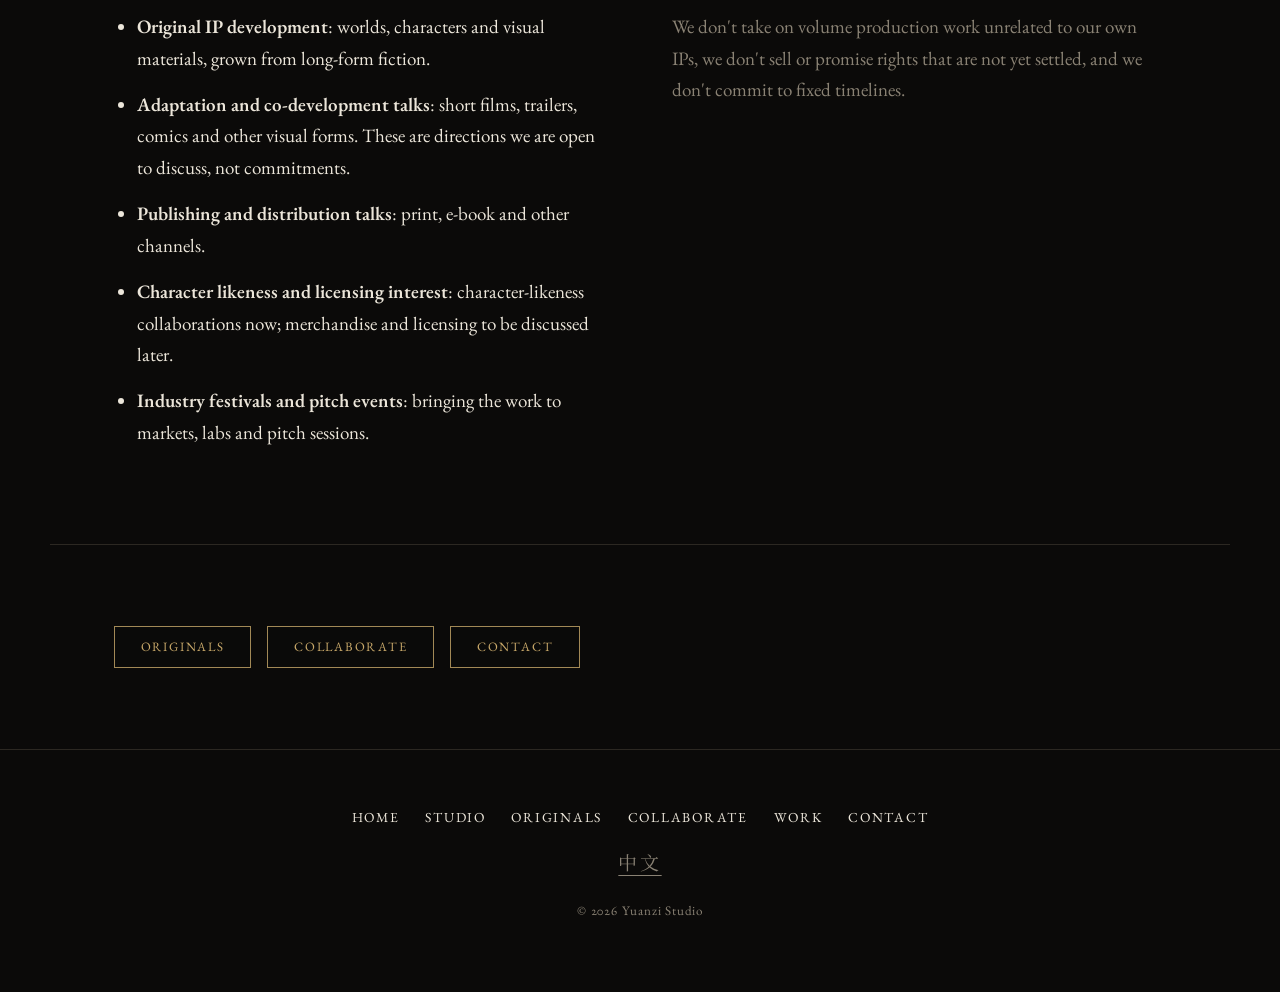
<file: en/studio/index.html>
<!doctype html>
<html lang="en">
<head>
<meta charset="utf-8">
<meta name="viewport" content="width=device-width, initial-scale=1">
<title>Studio · Yuanzi Studio</title>
<link rel="stylesheet" href="../../assets/style.css">
</head>
<body>
<header class="site-header">
  <a class="brand" href="../../en/index.html">Yuanzi Studio</a>
  <button class="menu-btn" type="button" aria-expanded="false" aria-controls="site-nav">Menu</button>
  <a class="lang lang-bar" href="../../studio/index.html" lang="zh-Hans">中文</a>
  <nav id="site-nav" class="site-nav" aria-label="Main">
    <ul><li><a href="../../en/index.html">Home</a></li><li><a href="../../en/studio/index.html" aria-current="page">Studio</a></li><li><a href="../../en/originals/index.html">Originals</a></li><li><a href="../../en/collaborate/index.html">Collaborate</a></li><li><a href="../../en/work/index.html">Work</a></li><li><a href="../../en/contact/index.html">Contact</a></li></ul>
    <a class="lang" href="../../studio/index.html" lang="zh-Hans">中文</a>
  </nav>
</header>
<main>

<section class="block page-head"><h1>Studio</h1></section>
<section class="block two-col">
  <h2>About the studio</h2>
  <div>
    <p>Yuanzi Studio is the personal creative studio of Yuanzi, based in Kuching, Sarawak.</p>
    <p>Yuanzi, whose English name is Horace Yuan, is a writer from Sarawak. He has published a science-fiction novel, 《慧军创世纪》 (unofficial English title: The Legend of Borneo), and made the short film <i>Valentine</i>, which opened the Kota Kinabalu International Film Festival (KKIFF).</p>
    <p>Then he began a story set in the rainforests of Borneo, and it grew into three books. <i>The Right-Handed God</i> trilogy is the studio's first original IP, and all three books are finished.</p>
    <p>The studio is small, and it only works on stories it believes in. We'd like to work with people who know this land and know how to tell a story, and imagine together what else the story could become.</p>
    <p>The novel's text is the author's own. Character and scene images are AI-assisted.</p>
  </div>
</section>
<section class="block two-col"><h2>Mission</h2><p>To finish the stories that grew out of Borneo, to tell them well, and to find each of them the form that will carry it to readers and audiences further away.</p></section>
<section class="block two-col"><h2>Vision</h2><p>When the world reads Borneo, we want it to find more than a rainforest: people who think, love, misunderstand one another, and still try to understand, there under the canopy.</p></section>
<section class="block compare">
  <div><h2>What the studio does</h2><ul class="list">
    <li><b>Original IP development</b>: worlds, characters and visual materials, grown from long-form fiction.</li>
    <li><b>Adaptation and co-development talks</b>: short films, trailers, comics and other visual forms. These are directions we are open to discuss, not commitments.</li>
    <li><b>Publishing and distribution talks</b>: print, e-book and other channels.</li>
    <li><b>Character likeness and licensing interest</b>: character-likeness collaborations now; merchandise and licensing to be discussed later.</li>
    <li><b>Industry festivals and pitch events</b>: bringing the work to markets, labs and pitch sessions.</li></ul></div>
  <div class="dim"><h2>What we don't do</h2><p>We don't take on volume production work unrelated to our own IPs, we don't sell or promise rights that are not yet settled, and we don't commit to fixed timelines.</p></div>
</section>
<section class="block cta-row">
  <a class="btn btn-line" href="../originals/index.html">Originals</a>
  <a class="btn btn-line" href="../collaborate/index.html">Collaborate</a>
  <a class="btn btn-line" href="../contact/index.html">Contact</a>
</section>
</main>
<footer class="site-footer">
  <ul class="foot-nav"><li><a href="../../en/index.html">Home</a></li><li><a href="../../en/studio/index.html" aria-current="page">Studio</a></li><li><a href="../../en/originals/index.html">Originals</a></li><li><a href="../../en/collaborate/index.html">Collaborate</a></li><li><a href="../../en/work/index.html">Work</a></li><li><a href="../../en/contact/index.html">Contact</a></li></ul>
  <p><a class="lang" href="../../studio/index.html" lang="zh-Hans">中文</a></p>
  <p class="small">© 2026 Yuanzi Studio</p>
</footer>
<script src="../../assets/nav.js"></script>
<script data-goatcounter="https://yuanzistudio.goatcounter.com/count" async src="//gc.zgo.at/count.js"></script>
</body>
</html>
</file>
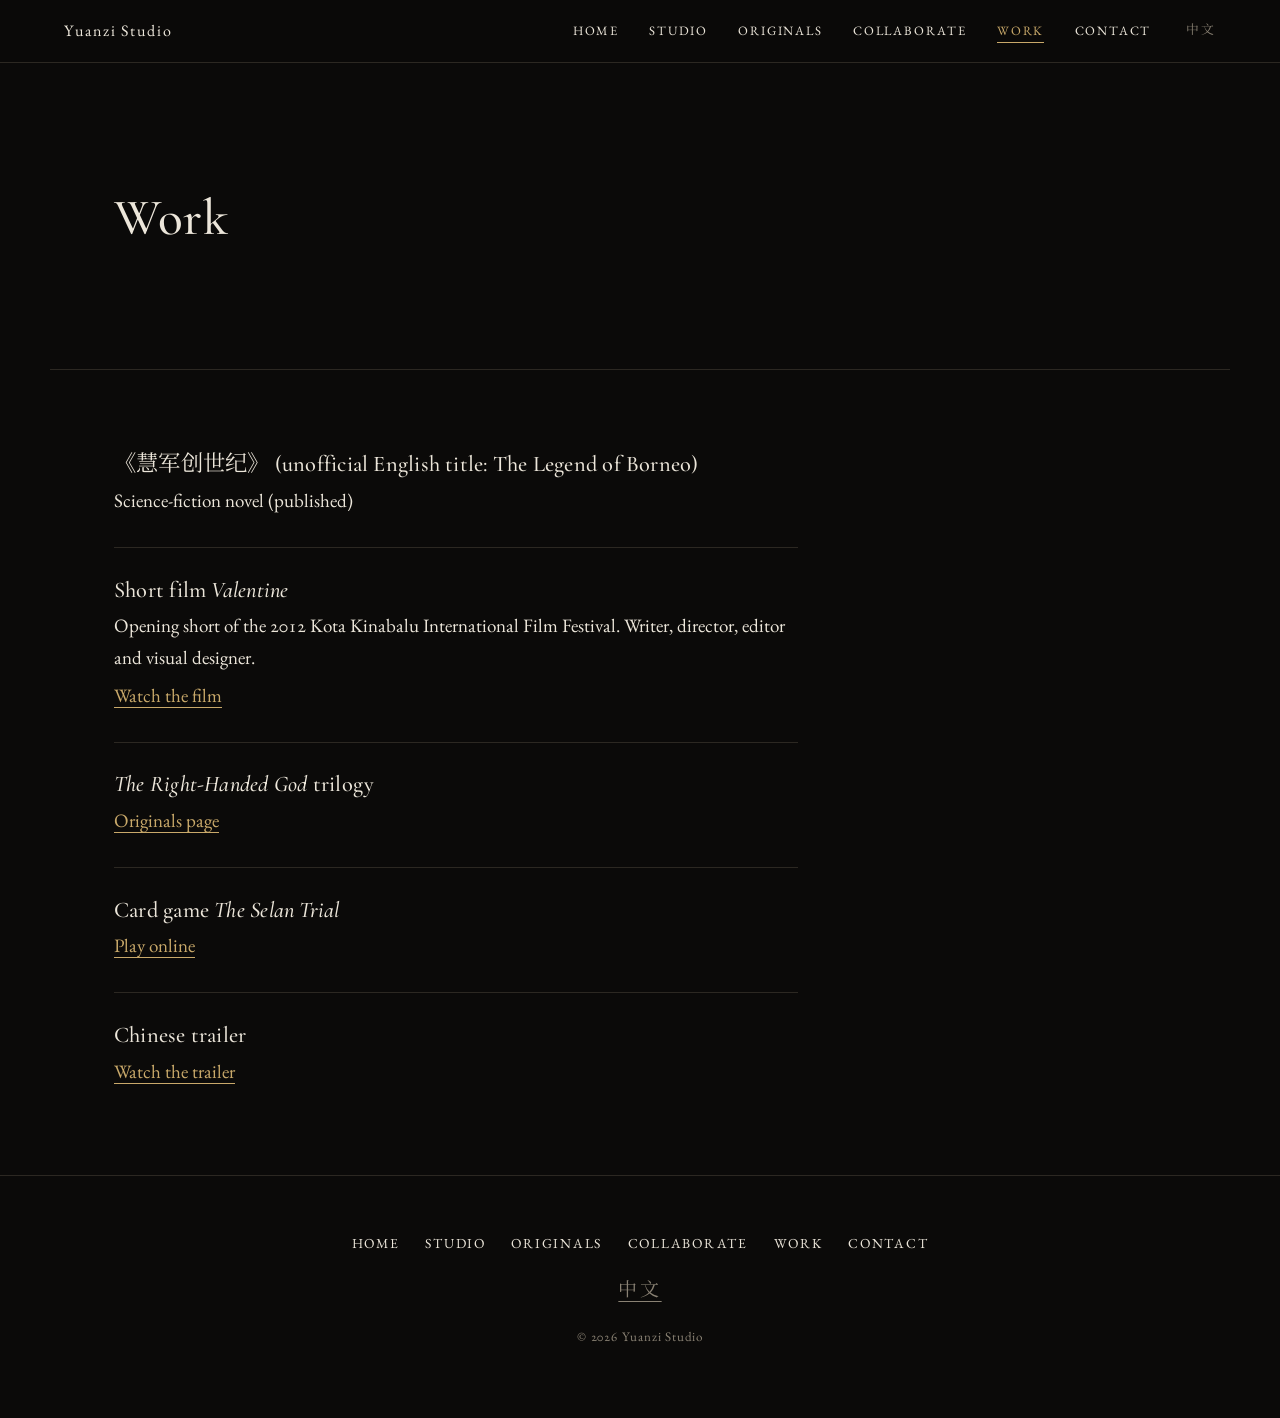
<file: en/work/index.html>
<!doctype html>
<html lang="en">
<head>
<meta charset="utf-8">
<meta name="viewport" content="width=device-width, initial-scale=1">
<title>Work · Yuanzi Studio</title>
<link rel="stylesheet" href="../../assets/style.css">
</head>
<body>
<header class="site-header">
  <a class="brand" href="../../en/index.html">Yuanzi Studio</a>
  <button class="menu-btn" type="button" aria-expanded="false" aria-controls="site-nav">Menu</button>
  <a class="lang lang-bar" href="../../work/index.html" lang="zh-Hans">中文</a>
  <nav id="site-nav" class="site-nav" aria-label="Main">
    <ul><li><a href="../../en/index.html">Home</a></li><li><a href="../../en/studio/index.html">Studio</a></li><li><a href="../../en/originals/index.html">Originals</a></li><li><a href="../../en/collaborate/index.html">Collaborate</a></li><li><a href="../../en/work/index.html" aria-current="page">Work</a></li><li><a href="../../en/contact/index.html">Contact</a></li></ul>
    <a class="lang" href="../../work/index.html" lang="zh-Hans">中文</a>
  </nav>
</header>
<main>

<section class="block page-head"><h1>Work</h1></section>
<section class="block">
  <ul class="work-list">
    <li>
      <h3>《慧军创世纪》 (unofficial English title: The Legend of Borneo)</h3>
      <p>Science-fiction novel (published)</p>
    </li>
    <li>
      <h3>Short film <i>Valentine</i></h3>
      <p>Opening short of the 2012 Kota Kinabalu International Film Festival. Writer, director, editor and visual designer.</p>
      <p><a href="https://youtu.be/ehhD-UJMgh4" target="_blank" rel="noopener noreferrer">Watch the film</a></p>
    </li>
    <li>
      <h3><i>The Right-Handed God</i> trilogy</h3>
      <p><a href="../originals/index.html">Originals page</a></p>
    </li>
    <li>
      <h3>Card game <i>The Selan Trial</i></h3>
      <p><a href="https://yuanzikongjian-create.github.io/the-right-handed-god/" target="_blank" rel="noopener noreferrer">Play online</a></p>
    </li>
    <li>
      <h3>Chinese trailer</h3>
      <p><a href="https://yuanzikongjian-create.github.io/the-right-handed-god/media/trailer_zh.mp4" target="_blank" rel="noopener noreferrer">Watch the trailer</a></p>
    </li>
  </ul>
</section>
</main>
<footer class="site-footer">
  <ul class="foot-nav"><li><a href="../../en/index.html">Home</a></li><li><a href="../../en/studio/index.html">Studio</a></li><li><a href="../../en/originals/index.html">Originals</a></li><li><a href="../../en/collaborate/index.html">Collaborate</a></li><li><a href="../../en/work/index.html" aria-current="page">Work</a></li><li><a href="../../en/contact/index.html">Contact</a></li></ul>
  <p><a class="lang" href="../../work/index.html" lang="zh-Hans">中文</a></p>
  <p class="small">© 2026 Yuanzi Studio</p>
</footer>
<script src="../../assets/nav.js"></script>
<script data-goatcounter="https://yuanzistudio.goatcounter.com/count" async src="//gc.zgo.at/count.js"></script>
</body>
</html>
</file>
<file: assets/style.css>
/* P1-6 工作室网站 · 样式
   纯 CSS；字体全部自托管（assets/fonts/，woff2，SIL OFL 1.1），无外部字体或 CDN。
   配色按 P1-4 暗底方案。 */

/* ---------- 字体（自托管，font-display: swap） ---------- */
@font-face{font-family:"RHG Noto Serif SC";src:url("fonts/NotoSerifSC-Regular-subset.woff2") format("woff2");font-weight:400;font-style:normal;font-display:swap}
@font-face{font-family:"RHG Noto Serif SC";src:url("fonts/NotoSerifSC-Bold-subset.woff2") format("woff2");font-weight:600 700;font-style:normal;font-display:swap}
@font-face{font-family:"RHG Cormorant";src:url("fonts/CormorantGaramond-Medium-latin.woff2") format("woff2");font-weight:400 600;font-style:normal;font-display:swap}
@font-face{font-family:"RHG Cormorant";src:url("fonts/CormorantGaramond-MediumItalic-latin.woff2") format("woff2");font-weight:400 600;font-style:italic;font-display:swap}
@font-face{font-family:"RHG EB Garamond";src:url("fonts/EBGaramond-Regular-latin.woff2") format("woff2");font-weight:400;font-style:normal;font-display:swap}
@font-face{font-family:"RHG EB Garamond";src:url("fonts/EBGaramond-SemiBold-latin.woff2") format("woff2");font-weight:600 700;font-style:normal;font-display:swap}
@font-face{font-family:"RHG EB Garamond";src:url("fonts/EBGaramond-Italic-latin.woff2") format("woff2");font-weight:400;font-style:italic;font-display:swap}

:root{
  --night:#0b0a09; --stone:#14110e; --line:#2c2822; --bone:#ece6da;
  --moss:#8a8274; --gold:#c9a96a; --forest:#1f2a22; --cold:#6f8fa6;
  --pad:5vw; --gap:18vh;
  --sys-serif:"Songti SC","STSong","Noto Serif CJK SC","Source Han Serif SC","SimSun",Georgia,"Times New Roman",serif;
  --sys-sans:system-ui,-apple-system,"Segoe UI","PingFang SC","Hiragino Sans GB","Microsoft YaHei","Noto Sans CJK SC",Roboto,sans-serif;
  /* 中文页 */
  --body:"RHG Noto Serif SC",var(--sys-serif);
  --display:"RHG Noto Serif SC",var(--sys-serif);
  --ui:"RHG Noto Serif SC",var(--sys-serif);
  --track-ui:.18em;
}
html[lang="en"]{
  --body:"RHG EB Garamond","RHG Noto Serif SC",Garamond,Georgia,var(--sys-serif);
  --display:"RHG Cormorant","RHG EB Garamond","RHG Noto Serif SC",Garamond,Georgia,var(--sys-serif);
  --ui:"RHG EB Garamond","RHG Noto Serif SC",Georgia,var(--sys-serif);
  --track-ui:.14em;
}
*{box-sizing:border-box}
html{-webkit-text-size-adjust:100%;text-rendering:optimizeLegibility;-webkit-font-smoothing:antialiased;-moz-osx-font-smoothing:grayscale}
body{margin:0;background:var(--night);color:var(--bone);font-family:var(--body);font-size:17px;line-height:1.85;letter-spacing:.02em;overflow-wrap:anywhere;font-kerning:normal}
html[lang="en"] body{font-size:19px;line-height:1.65;letter-spacing:0;font-variant-numeric:oldstyle-nums}
img{max-width:100%;display:block}
a{color:var(--gold);text-decoration-thickness:1px;text-underline-offset:.25em}
a:focus-visible,button:focus-visible,summary:focus-visible{outline:1px solid var(--gold);outline-offset:4px}
h1,h2,h3{font-family:var(--display);font-weight:400;line-height:1.35;margin:0 0 .7em;letter-spacing:.1em}
html[lang="en"] h1,html[lang="en"] h2,html[lang="en"] h3{font-weight:500;letter-spacing:.01em;line-height:1.15}
h1{font-size:clamp(2.1rem,4vw,3.6rem)}
h2{font-size:clamp(1.3rem,1.9vw,1.7rem);color:var(--gold)}
html[lang="en"] h2{font-size:clamp(1.6rem,2.3vw,2.1rem)}
h3{font-size:1.15rem}
html[lang="en"] h3{font-size:1.4rem}
p{margin:0 0 1.1em}
b{font-weight:600}
.muted{color:var(--moss)}
.small{font-size:.82rem;color:var(--moss);letter-spacing:.06em}
.lead{font-size:clamp(1.05rem,1.4vw,1.25rem);line-height:1.9}
html[lang="en"] .lead{font-size:clamp(1.2rem,1.6vw,1.45rem);line-height:1.6}
.eyebrow{color:var(--gold);letter-spacing:.32em;font-family:var(--ui);font-size:.8rem;text-transform:uppercase}

/* 待定占位：醒目黄底（保留系统无衬线，便于识别） */
mark.tbd{background:#ffd400;color:#111;font-family:var(--sys-sans);font-size:.82em;letter-spacing:0;padding:.05em .35em;border-radius:2px;line-height:1.6;box-decoration-break:clone;-webkit-box-decoration-break:clone;font-style:normal;font-weight:400;text-transform:none}
mark.tbd:empty{display:none}
.note{font-size:.88rem;margin-top:.8em}

/* 内部草案条（上线前删除） */
.draftbar{background:#3a2f12;color:#ffd400;font-family:var(--sys-sans);font-size:.78rem;text-align:center;padding:.35em var(--pad);letter-spacing:.04em}

/* 页眉与导航 */
.site-header{display:flex;align-items:center;justify-content:space-between;gap:1rem;flex-wrap:wrap;padding:1.1rem var(--pad);border-bottom:1px solid var(--line);background:rgba(11,10,9,.96);position:sticky;top:0;z-index:10}
.brand{color:var(--bone);text-decoration:none;font-size:1rem;letter-spacing:.12em}
.site-nav{display:flex;align-items:center;gap:2.2rem;font-family:var(--ui);font-size:.86rem;letter-spacing:var(--track-ui)}
html[lang="en"] .site-nav{text-transform:uppercase;font-size:.8rem}
.site-nav ul{display:flex;gap:1.9rem;list-style:none;margin:0;padding:0;flex-wrap:wrap}
.site-nav a{color:var(--bone);text-decoration:none;padding-bottom:.2em}
.site-nav a:hover{color:var(--gold)}
.site-nav a[aria-current="page"]{color:var(--gold);border-bottom:1px solid var(--gold)}
.lang{color:var(--moss)!important;font-family:var(--ui);letter-spacing:var(--track-ui)}
.lang-bar{display:none}
.related-links{list-style:none;margin:.9em 0 0;padding:0;display:flex;flex-direction:column;gap:.5em}
.related-links a{color:var(--bone);text-decoration:none;border-bottom:1px solid var(--line);padding-bottom:.12em;align-self:flex-start;font-family:var(--ui);font-size:.92rem;letter-spacing:var(--track-ui)}
.related-links a:hover{color:var(--gold);border-color:var(--gold)}
.menu-btn{display:none;background:none;border:1px solid var(--line);color:var(--bone);font-family:var(--ui);font-size:.85rem;letter-spacing:var(--track-ui);padding:.4em 1em;border-radius:0;cursor:pointer}

/* 通用区块 */
main{display:block}
.block{padding:calc(var(--gap)/2) var(--pad);max-width:1180px;margin:0 auto}
.block + .block{border-top:1px solid var(--line)}
.page-head{padding-top:14vh}
.page-head h1{margin-bottom:.8em}
.center{text-align:center}
.big{font-family:var(--display);font-size:clamp(1.45rem,2.4vw,2.1rem);line-height:1.7;letter-spacing:.08em;max-width:26em;margin:0 auto}
html[lang="en"] .big{font-size:clamp(1.7rem,2.9vw,2.6rem);line-height:1.3;letter-spacing:0;font-weight:500}
.big a{color:var(--bone);text-decoration:none}
.big a:hover{color:var(--gold)}
.prose p{max-width:36em}
html[lang="en"] .prose p{max-width:34em}
.dim,.dim h2{color:var(--moss)}
.two-col{display:grid;grid-template-columns:4fr 8fr;gap:4rem}
.compare{display:grid;grid-template-columns:1fr 1fr;gap:4rem}
.list{padding-left:1.2em;margin:0}
.list li{margin-bottom:.8em}
.numbered li::marker{color:var(--gold);font-family:var(--ui)}

/* 按钮：细线、宽字距，出版物式 */
.btns,.cta-row{display:flex;gap:1rem;flex-wrap:wrap}
.btn{display:inline-block;padding:.85em 2em;border-radius:0;font-family:var(--ui);font-size:.88rem;text-decoration:none;text-align:center;letter-spacing:var(--track-ui);line-height:1.4;transition:background-color .2s,color .2s}
html[lang="en"] .btn{text-transform:uppercase;font-size:.8rem}
.btn-solid{background:var(--gold);color:#14110e;border:1px solid var(--gold)}
.btn-solid:hover{background:#d8bb80}
.btn-line{border:1px solid rgba(201,169,106,.8);color:var(--gold);background:rgba(11,10,9,.35)}
.btn-line:hover{background:rgba(201,169,106,.12)}

/* 占位块 */
.ph{display:flex;align-items:center;justify-content:center;text-align:center;padding:1rem;background:repeating-linear-gradient(135deg,#1a1713 0 12px,#14110e 12px 24px);border:1px dashed #5a5246}

/* 作品卡 / 身份卡 */
.ip-card{display:grid;grid-template-columns:minmax(180px,300px) 1fr;gap:4rem;align-items:start}
.ip-card h2 a{color:var(--bone);text-decoration:none}
.cover{aspect-ratio:2/3;width:100%;overflow:hidden;background:#14110e}
.cover img{width:100%;height:100%;object-fit:cover;object-position:center}
.tags{display:flex;flex-wrap:wrap;gap:.6rem;list-style:none;padding:0;margin:1.2rem 0 0;font-family:var(--ui);font-size:.8rem;letter-spacing:.08em}
.tags li{border:1px solid rgba(201,169,106,.7);color:var(--gold);padding:.25em .9em}
.chips{display:inline-flex;flex-wrap:wrap;justify-content:center;text-decoration:none;font-family:var(--ui);color:var(--bone);letter-spacing:var(--track-ui);font-size:.9rem}
.chips span{padding:.4em 1.4em;border-left:1px solid var(--line)}
.chips span:first-child{border-left:0}
.chips:hover span{color:var(--gold)}
.contact-strip{text-align:center}

/* 规格表 */
.spec{display:grid;grid-template-columns:9em 1fr;gap:.7em 2em;margin:1.6rem 0 0}
.spec dt{color:var(--moss);font-family:var(--ui);font-size:.82rem;letter-spacing:.12em;padding-top:.3em}
.spec dd{margin:0;border-bottom:1px solid var(--line);padding-bottom:.7em}

/* 角色条 */
.chars{list-style:none;padding:0;margin:0;display:grid;grid-template-columns:repeat(auto-fill,minmax(220px,1fr));gap:2.4rem}
.portrait{aspect-ratio:3/4;margin-bottom:1.1rem}
.char p{font-size:.95em}

/* FAQ */
.faq details{border-bottom:1px solid var(--line);padding:1em 0}
.faq summary{cursor:pointer;font-size:1.05em}
.faq details p{margin:.8em 0 0;color:var(--bone)}
.empty{min-height:30vh;display:flex;align-items:center;justify-content:center}

/* 页脚 */
.site-footer{border-top:1px solid var(--line);padding:3.5rem var(--pad);font-family:var(--ui);text-align:center}
.foot-nav{display:flex;flex-wrap:wrap;justify-content:center;gap:1.6rem;list-style:none;padding:0;margin:0 0 1.2rem;letter-spacing:var(--track-ui)}
html[lang="en"] .foot-nav{text-transform:uppercase;font-size:.78rem}
.foot-nav a{color:var(--bone);text-decoration:none;font-size:.86rem}

/* ============ 首页首屏（海报式） ============
   桌面横版：tagline 大字压在左上角；书名与按钮在左下；全部停在手的左侧。
   横版终图中，手部最左约在画面 35.2%（50–70% 高度）、40.4%（上半）、42.1%（70–80% 高度）。 */
.hero{position:relative;margin:0;overflow:hidden;background:#060e0f;aspect-ratio:16/9;max-height:100vh;width:100%}
.hero-media{position:absolute;inset:0}
.hero-media > picture{display:block;width:100%;height:100%}
.hero-img{width:100%;height:100%;object-fit:cover;object-position:center}
.hero::after{content:"";position:absolute;inset:0;background:linear-gradient(90deg,rgba(4,8,9,.62) 0%,rgba(4,8,9,.28) 30%,rgba(4,8,9,0) 46%);pointer-events:none}
.tagline{position:absolute;z-index:1;left:var(--pad);top:9%;margin:0;color:#f1ebdf;font-family:var(--display);font-weight:400;font-size:3.9vw;line-height:1.36;letter-spacing:.14em;text-shadow:0 2px 24px rgba(0,0,0,.55)}
html[lang="en"] .tagline{font-size:4.25vw;line-height:1.04;letter-spacing:.005em;font-weight:500}
.tagline .p{display:block}
.tagline .s + .s .p:first-child{margin-top:.18em}
.hero-text{position:absolute;z-index:1;left:var(--pad);bottom:9%;max-width:30vw}
.hero-title{margin:0 0 1.5rem;color:var(--bone);font-family:var(--display);font-size:1.55vw;letter-spacing:.42em;line-height:1.4}
html[lang="en"] .hero-title{font-size:2.1vw;letter-spacing:.03em;font-weight:500}
.hero-title::before{content:"";display:block;width:2.6rem;height:1px;background:var(--gold);margin-bottom:1.1rem}
.hero-text .btns{gap:.8rem;flex-wrap:nowrap}
.hero-meta{padding:.9rem var(--pad);font-family:var(--ui);font-size:.82rem;color:var(--moss);letter-spacing:.06em;border-bottom:1px solid var(--line)}
.hero-meta p{margin:.2em 0}

/* 手机 */
@media (max-width:760px){
  :root{--pad:6vw;--gap:12vh}
  body{font-size:16px}
  html[lang="en"] body{font-size:18px}
  h1{font-size:clamp(1.9rem,8vw,2.5rem)}
  .menu-btn{display:inline-block;order:3;margin-left:.55rem}
  .lang-bar{display:inline-block;order:2;margin-left:auto;padding:.4em 0;font-size:.85rem;white-space:nowrap}
  .brand{order:1}
  .site-nav{order:4}
  .site-nav > .lang{display:none}
  .js .site-nav{display:none;width:100%}
  .js .site-nav.open{display:flex}
  .site-nav{flex-direction:column;align-items:flex-start;gap:.9rem;width:100%}
  .site-nav ul{flex-direction:column;gap:.7rem}
  .two-col,.compare,.ip-card{grid-template-columns:1fr;gap:1.6rem}
  .ip-card .cover{max-width:260px}
  .spec{grid-template-columns:1fr;gap:.2em}
  .spec dd{margin-bottom:.8em}
  .chips{display:grid;grid-template-columns:1fr 1fr;gap:.4rem}
  .chips span{border:1px solid var(--line)}
  .chips span:first-child{border-left:1px solid var(--line)}
  .btns .btn,.cta-row .btn{flex:1 1 100%}
  .chars{grid-template-columns:1fr}
  .portrait{max-width:280px}
}

/* 窄屏 / 竖屏首屏：9:16 竖版图（t187u）。竖图上部约 33.7% 是暗区。
   tagline、书名、按钮按顺序排在图前的文字块里（底色取竖图顶部 #060e0f），
   竖图用负边距上移，只让按钮落入竖图顶部暗区，不压手指。 */
@media (max-width:768px), (orientation:portrait){
  .hero{aspect-ratio:auto;max-height:none;height:auto;display:flex;flex-direction:column}
  .hero::after{display:none}
  .tagline,html[lang="en"] .tagline{position:relative;order:0;left:auto;top:auto;padding:1.9rem var(--pad) 0}
  .tagline{font-size:min(7.6vw,3.2rem);line-height:1.5;letter-spacing:.1em}
  html[lang="en"] .tagline{font-size:min(8.8vw,3.6rem);line-height:1.04}
  .tagline .s{display:block}
  .tagline .p{display:inline}
  html[lang="en"] .tagline .p{display:block}
  .tagline .s + .s{margin-top:.1em}
  .hero-text{position:relative;order:1;z-index:1;left:auto;bottom:auto;max-width:none;padding:1.3rem var(--pad) 0}
  .hero-title{font-size:min(4.4vw,1.5rem);margin-bottom:1rem}
  html[lang="en"] .hero-title{font-size:min(5.6vw,1.9rem)}
  .hero-title::before{width:2rem;margin-bottom:.8rem}
  .hero-text .btns{flex-wrap:nowrap;gap:.7rem}
  .hero-text .btns .btn{flex:1 1 0;padding:.8em .4em;white-space:nowrap}
  .hero-media{position:relative;inset:auto;order:2;margin-top:-32vw}
  .hero-media > picture{height:auto}
  .hero-img{height:auto;aspect-ratio:9/16;object-fit:cover;object-position:center}
}
@media (prefers-reduced-motion:no-preference){html{scroll-behavior:smooth}}

/* ============ 首页视差（assets/plx.js） ============
   默认（无 JS、reduced-motion、图层未加载完）：.plx 不显示，只看合成图 .hero-img，与改动前完全一致。
   plx.js 给 <html> 加 .js-plx（标题淡入上移），两层图都加载成功后再加 .plx-live（显示图层并开始移动）。
   图层压在合成图上方；背景层下移时露出的上沿是合成图本身（同一画面），不会出现黑缝。
   手层只朝远离前臂断口的方向移：桌面只向上（断口在顶边），手机只向下（断口在底边）；手层不淡出、不缩放。 */
.plx{display:none;position:absolute;inset:0;overflow:hidden;pointer-events:none}
.js-plx .plx{display:block;visibility:hidden}
.plx-live .plx{visibility:visible}
.plx-layer{position:absolute;inset:0;will-change:transform}
.plx-layer picture{position:absolute;inset:0;display:block;will-change:transform}
.plx img{width:100%;height:100%;object-fit:cover;object-position:center}
/* 位移由 plx.js 直接写 style.transform：外层 .plx-layer = 滚动，内层 picture = 鼠标，两者叠加互不覆盖 */
@keyframes plx-rise{from{opacity:0;transform:translate3d(0,var(--rise,18px),0)}to{opacity:1;transform:none}}
/* 淡入顺序：tagline → 书名 → 按钮；2.8s，柔和缓动；按钮比书名晚 0.7s */
.js-plx .tagline{animation:plx-rise 2.8s cubic-bezier(.22,.61,.36,1) .2s both}
.js-plx .hero-title{animation:plx-rise 2.8s cubic-bezier(.22,.61,.36,1) .9s both}
.js-plx .hero-text .btns{animation:plx-rise 2.8s cubic-bezier(.22,.61,.36,1) 1.6s both}
@media (max-width:768px), (orientation:portrait){.js-plx .tagline,.js-plx .hero-title,.js-plx .hero-text .btns{--rise:10px}}
@media (prefers-reduced-motion:reduce){
  .plx{display:none!important}
  .js-plx .tagline,.js-plx .hero-title,.js-plx .hero-text .btns{animation:none}
}


/* 作品集列表 */
.work-list{list-style:none;padding:0;margin:0;max-width:36em}
.work-list li{margin:0 0 1.8rem;padding:0 0 1.5rem;border-bottom:1px solid var(--line)}
.work-list li:last-child{border-bottom:0;margin-bottom:0;padding-bottom:0}
.work-list h3{margin:0 0 .35em}
.work-list p{margin:0 0 .35em}
.social-links a + a{margin-left:.7em}

/* 人物卡轮播：一次三张，中间彩色稍大，两侧灰度稍后叠成扇形 */
.char-carousel.is-on .char-data{position:absolute;left:-9999px;width:1px;height:1px;overflow:hidden}
.char-ui{display:flex;align-items:center;justify-content:center;gap:.15rem;user-select:none}
.char-nav{flex:0 0 auto;width:2.4rem;height:2.6rem;border:1px solid var(--line);background:transparent;color:var(--gold);font-size:1.7rem;line-height:1;cursor:pointer;padding:0}
.char-nav[hidden]{display:none}
.char-stage{position:relative;flex:1 1 auto;width:min(100%,540px);height:430px;touch-action:pan-y}
.char-slot{position:absolute;top:50%;left:50%;width:46%;aspect-ratio:3/4;padding:0;border:1px solid var(--line);background:#16130f;overflow:hidden;cursor:pointer;transform-origin:center center;transition:transform .35s ease,filter .35s ease}
.char-slot img{width:100%;height:100%;object-fit:cover;object-position:center top;pointer-events:none}
.char-slot.is-center{z-index:3;width:54%;transform:translate(-50%,-52%);border-color:rgba(201,169,106,.45);box-shadow:0 18px 40px rgba(0,0,0,.5);filter:none}
.char-slot.is-left{z-index:2;transform:translate(-98%,-48%) scale(.84) rotate(-7deg);filter:grayscale(1)}
.char-slot.is-right{z-index:1;transform:translate(-2%,-48%) scale(.84) rotate(7deg);filter:grayscale(1)}
.char-ph{display:flex;align-items:center;justify-content:center;height:100%;padding:.8rem;color:var(--moss);font-family:var(--ui);font-size:.85rem;text-align:center;background:repeating-linear-gradient(135deg,#1a1713 0 12px,#14110e 12px 24px)}
.char-caption{text-align:center;max-width:32em;margin:1.3rem auto 0}
.char-caption h3{margin:0 0 .35em;color:var(--bone)}
.char-caption p{margin:0;color:var(--moss)}
.char-modal{position:fixed;inset:0;z-index:80}
.char-modal[hidden]{display:none!important}
.char-modal-backdrop{position:absolute;inset:0;background:rgba(0,0,0,.78)}
.char-modal-box{position:relative;z-index:1;max-width:920px;max-height:calc(100vh - 3rem);margin:1.5rem auto;background:var(--stone);border:1px solid var(--line);padding:1.2rem var(--pad) 2rem;overflow:auto}
.char-modal-close{float:right;border:0;background:transparent;color:var(--bone);font-size:1.8rem;cursor:pointer;line-height:1;padding:.1em .25em}
.char-modal-img{clear:both;margin:0 0 1.1rem}
.char-modal-img img{width:100%;height:auto;object-fit:contain;max-height:70vh;margin:0 auto}
.char-modal-box h3{margin:0 0 .4em}
.char-modal-box p{margin:0;max-width:36em}
@media (max-width:760px){
  .char-stage{height:340px;width:100%}
  .char-slot.is-center{width:58%}
  .char-slot.is-left{transform:translate(-90%,-48%) scale(.78) rotate(-6deg)}
  .char-slot.is-right{transform:translate(-10%,-48%) scale(.78) rotate(6deg)}
  .char-nav{width:2rem;height:2.4rem}
  .char-modal-box{margin:.6rem;max-height:calc(100vh - 1.2rem);padding:1rem}
}
@media (prefers-reduced-motion:reduce){
  .char-slot{transition:none}
}
</file>
